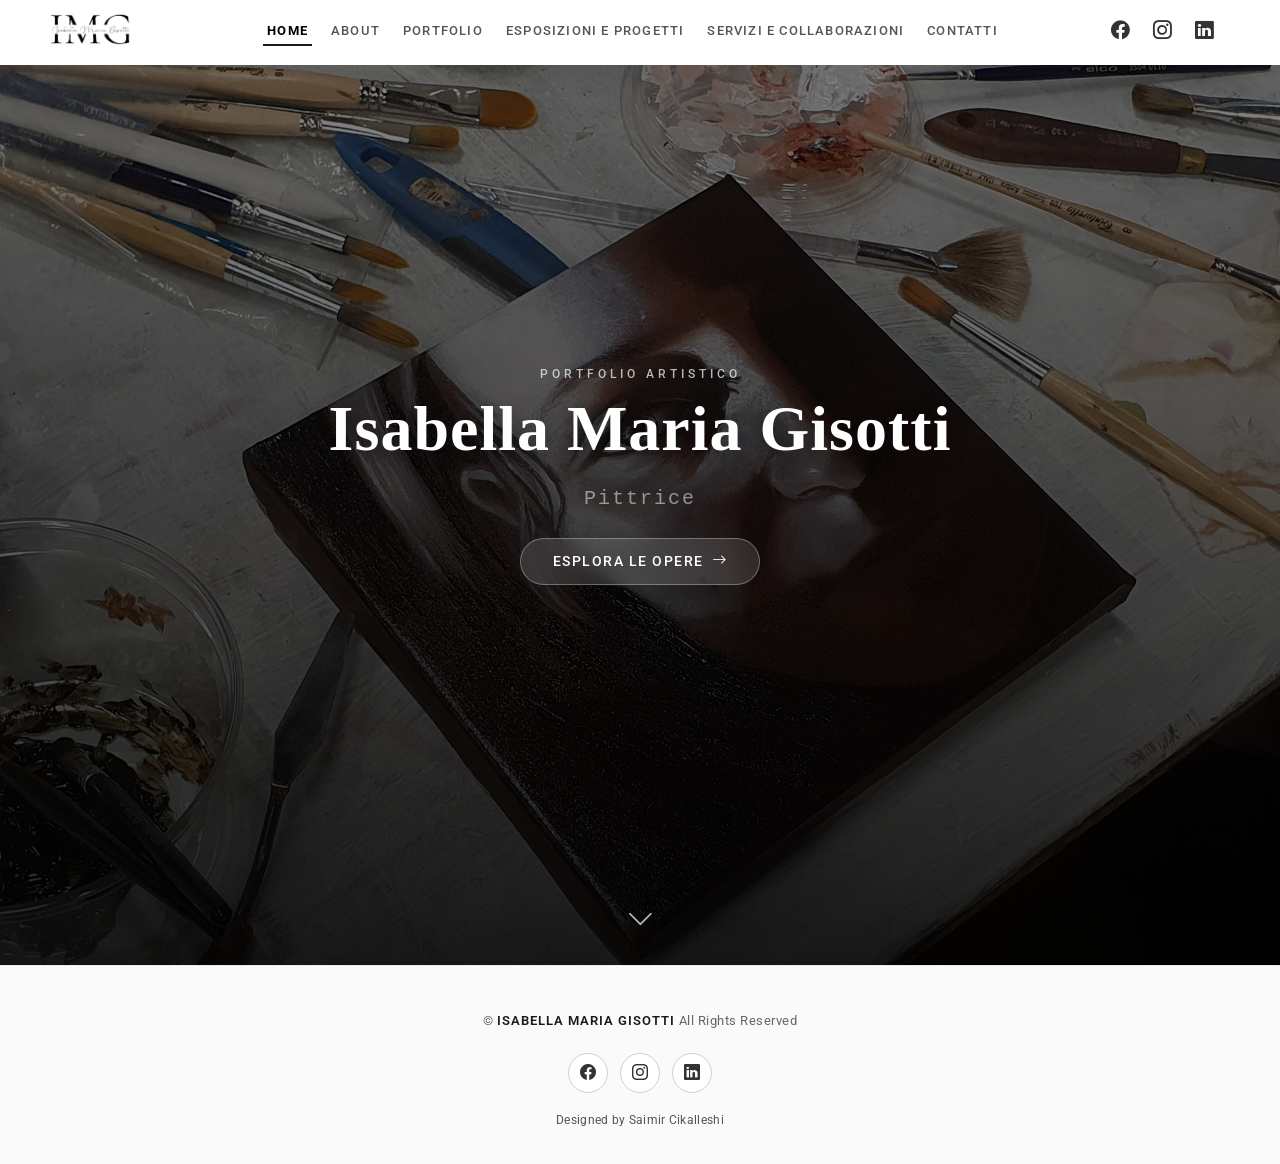
<file: index.html>
<!DOCTYPE html>
<html lang="en">

<head>
  <meta charset="utf-8">
  <meta content="width=device-width, initial-scale=1.0" name="viewport">
  <title>Isabella Maria Gisotti</title>
  <meta name="description" content="">
  <meta name="keywords" content="">
  
  <!-- Favicons -->
  <link href="assets/img/favicon_new_.png" rel="icon">
  <link href="assets/img/apple-touch-icon_new_.png" rel="apple-touch-icon">
  
  <!-- Fonts -->
  <link href="https://fonts.googleapis.com" rel="preconnect">
  <link href="https://fonts.gstatic.com" rel="preconnect" crossorigin>
  <link href="https://fonts.googleapis.com/css2?family=Roboto:ital,wght@0,100;0,300;0,400;0,500;0,700;0,900;1,100;1,300;1,400;1,500;1,700;1,900&family=Poppins:ital,wght@0,100;0,200;0,300;0,400;0,500;0,600;0,700;0,800;0,900;1,100;1,200;1,300;1,400;1,500;1,600;1,700;1,800;1,900&family=Raleway:ital,wght@0,100;0,200;0,300;0,400;0,500;0,600;0,700;0,800;0,900;1,100;1,200;1,300;1,400;1,500;1,600;1,700;1,800;1,900&display=swap" rel="stylesheet">
  
  <!-- Vendor CSS Files -->
  <link href="assets/vendor/bootstrap/css/bootstrap.min.css" rel="stylesheet">
  <link href="assets/vendor/bootstrap-icons/bootstrap-icons.css" rel="stylesheet">
  <link href="assets/vendor/aos/aos.css" rel="stylesheet">
  <link href="assets/vendor/swiper/swiper-bundle.min.css" rel="stylesheet">
  <link href="assets/vendor/glightbox/css/glightbox.min.css" rel="stylesheet">
  
  
  <link href="assets/css/main.css" rel="stylesheet"> 
  
</head>

<body class="index-page">
  
  <header id="header" class="header d-flex align-items-center light-background sticky-top custom-navbar">
    <div class="container-fluid position-relative d-flex align-items-center justify-content-between px-3 px-md-5">
      
      <!-- COLONNA SINISTRA: Logo + Nome -->
      <div class="nav-col-left d-flex align-items-center">
        <a href="index.html" class="logo d-flex align-items-center text-decoration-none gap-2">
          <img src="./assets/img/logo.png" alt="Logo Isabella Maria Gisotti" width="50" height="50" class="brand-logo">
        </a>
      </div>
      
       <!-- COLONNA CENTRALE: Menu di Navigazione -->
        <nav id="navmenu" class="navmenu nav-col-center">
            <ul>
                <li><a href="index.html" class="active">Home</a></li>
                <li><a href="about.html">About</a></li>
                <li><a href="portfolio.html">Portfolio</a></li>
                <li><a href="resume.html">Esposizioni e Progetti</a></li>
                <li><a href="services.html">Servizi e Collaborazioni</a></li>
                <li><a href="contact.html">Contatti</a></li>
            </ul>
            <i class="mobile-nav-toggle d-xl-none bi bi-list"></i>
        </nav>
      
      <!-- COLONNA DESTRA: Social Links -->
      <div class="nav-col-right header-social-links d-none d-md-flex align-items-center justify-content-end gap-3">
        <a href="https://www.facebook.com/isabellamaria.gisotti" target="_blank" title="Facebook" class="social-clean"><i class="bi bi-facebook"></i></a>
        <a href="https://www.instagram.com/___img___/" target="_blank" title="Instagram" class="social-clean"><i class="bi bi-instagram"></i></a>
        <a href="https://www.linkedin.com/in/isabella-maria-gisotti-5aaa6219a/" target="_blank" title="LinkedIn" class="social-clean"><i class="bi bi-linkedin"></i></a>
      </div>
      
    </div>
  </header>
  
  
  
  <main class="main">
    
    <!-- Hero Section Modernizzata -->
    <section id="hero" class="hero section position-relative d-flex align-items-center justify-content-center min-vh-100 overflow-hidden">
      
      <!-- Immagine di sfondo con Overlay -->
      <img src="assets/img/foto home.jpeg" alt="Isabella Maria Gisotti - Opere" class="hero-bg-img" data-aos="fade-in">
      <div class="hero-overlay"></div>
      
      <!-- Contenuto Principale -->
      <div class="container text-center position-relative z-2" data-aos="zoom-out" data-aos-delay="100">
        <div class="row justify-content-center">
          <div class="col-lg-9 col-xl-8">
            
            <!-- Tagline o Categoria -->
            <span class="hero-subtitle text-uppercase tracking-widest d-block mb-2">Portfolio Artistico</span>
            
            <!-- Titolo Principale -->
            <h1 class="hero-title text-white fw-bold display-3 mb-3">Isabella Maria Gisotti</h1>
            
            <!-- Ruolo / Descrizione Breve -->
            <p class="hero-tagline text-white-50 fs-5 mb-4 font-monospace">Pittrice</p>
            
            <!-- Pulsante Call to Action -->
            <div class="d-flex justify-content-center gap-3">
              <a href="portfolio.html" class="btn-hero-primary">
                Esplora le Opere <i class="bi bi-arrow-right ms-2"></i>
              </a>
            </div>
            
          </div>
        </div>
      </div>
      
      <!-- Indicatore di Scroll Minimale -->
      <a href="#about" class="hero-scroll-down text-white position-absolute bottom-0 mb-4 text-decoration-none z-2" aria-label="Scorri giù">
        <i class="bi bi-chevron-down fs-3"></i>
      </a>
      
    </section><!-- /Hero Section -->
    
  </main>
  
  <footer id="footer" class="footer">
    <div class="container">
      
      <!-- Copyright -->
      <div class="copyright text-center">
        <p>© <strong class="sitename">Isabella Maria Gisotti</strong> <span>All Rights Reserved</span></p>
      </div>
      
      <!-- Social Links Centrati -->
      <div class="social-links d-flex justify-content-center">
        <a href="https://www.facebook.com/isabellamaria.gisotti" target="_blank" title="Facebook"><i class="bi bi-facebook"></i></a>
        <a href="https://www.instagram.com/___img___/" target="_blank" title="Instagram"><i class="bi bi-instagram"></i></a>
        <a href="https://www.linkedin.com/in/isabella-maria-gisotti-5aaa6219a/" target="_blank" title="LinkedIn"><i class="bi bi-linkedin"></i></a>
      </div>
      
      <!-- Credits -->
      <div class="credits text-center">
        <a href="https://www.linkedin.com/in/saimircika/" target="_blank">Designed by Saimir Cikalleshi</a>
      </div>
      
    </div>
  </footer>
  
  <!-- Scroll Top -->
  <a href="#" id="scroll-top" class="scroll-top d-flex align-items-center justify-content-center"><i class="bi bi-arrow-up-short"></i></a>
  
  <!-- Preloader -->
  <div id="preloader"></div>
  
  <!-- Vendor JS Files -->
  <script src="assets/vendor/bootstrap/js/bootstrap.bundle.min.js"></script>
  <script src="assets/vendor/php-email-form/validate.js"></script>
  <script src="assets/vendor/aos/aos.js"></script>
  <script src="assets/vendor/waypoints/noframework.waypoints.js"></script>
  <script src="assets/vendor/purecounter/purecounter_vanilla.js"></script>
  <script src="assets/vendor/swiper/swiper-bundle.min.js"></script>
  <script src="assets/vendor/glightbox/js/glightbox.min.js"></script>
  <script src="assets/vendor/imagesloaded/imagesloaded.pkgd.min.js"></script>
  <script src="assets/vendor/isotope-layout/isotope.pkgd.min.js"></script>
  
  <!-- Main JS File -->
  <script src="assets/js/main.js"></script>
  
</body>

</html>
</file>
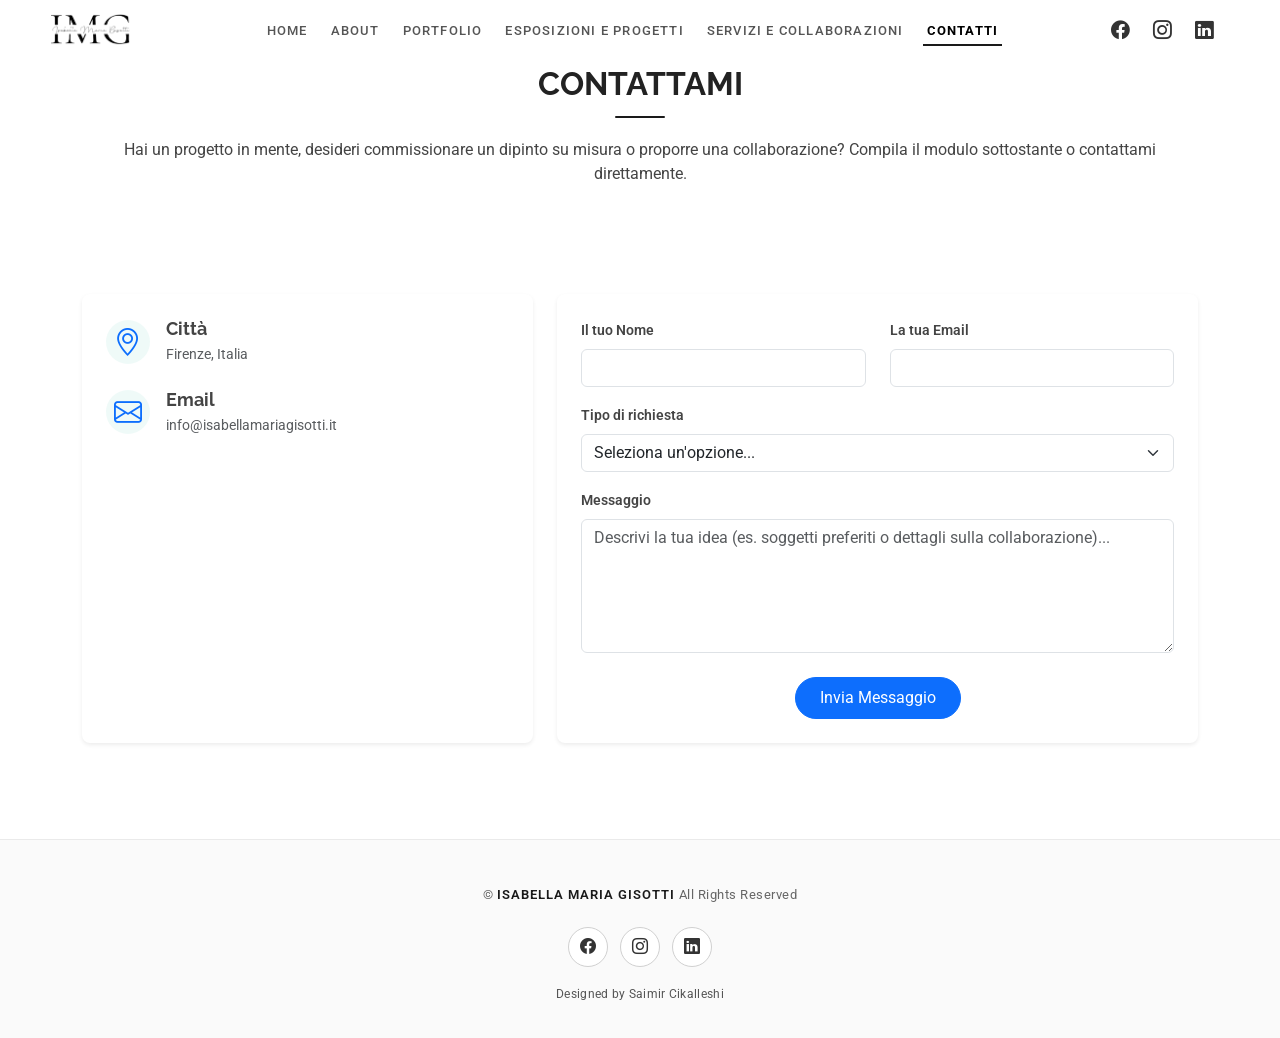
<file: contact.html>
<!DOCTYPE html>
<html lang="en">

<head>
  <meta charset="utf-8">
  <meta content="width=device-width, initial-scale=1.0" name="viewport">
  <title>Contatti - Isabella Maria Gisotti</title>
  <meta name="description" content="">
  <meta name="keywords" content="">

  <!-- Favicons -->
  <link href="assets/img/favicon_new_.png" rel="icon">
  <link href="assets/img/apple-touch-icon_new_.png" rel="apple-touch-icon">
  
  <!-- Fonts -->
  <link href="https://fonts.googleapis.com" rel="preconnect">
  <link href="https://fonts.gstatic.com" rel="preconnect" crossorigin>
  <link href="https://fonts.googleapis.com/css2?family=Roboto:ital,wght@0,100;0,300;0,400;0,500;0,700;0,900;1,100;1,300;1,400;1,500;1,700;1,900&family=Poppins:ital,wght@0,100;0,200;0,300;0,400;0,500;0,600;0,700;0,800;0,900;1,100;1,200;1,300;1,400;1,500;1,600;1,700;1,800;1,900&family=Raleway:ital,wght@0,100;0,200;0,300;0,400;0,500;0,600;0,700;0,800;0,900;1,100;1,200;1,300;1,400;1,500;1,600;1,700;1,800;1,900&display=swap" rel="stylesheet">

  <!-- Vendor CSS Files -->
  <link href="assets/vendor/bootstrap/css/bootstrap.min.css" rel="stylesheet">
  <link href="assets/vendor/bootstrap-icons/bootstrap-icons.css" rel="stylesheet">
  <link href="assets/vendor/aos/aos.css" rel="stylesheet">
  <link href="assets/vendor/swiper/swiper-bundle.min.css" rel="stylesheet">
  <link href="assets/vendor/glightbox/css/glightbox.min.css" rel="stylesheet">

  <!-- Main CSS File -->
  <link href="assets/css/main.css" rel="stylesheet">

</head>

<body class="contact-page">

   <header id="header" class="header d-flex align-items-center light-background sticky-top custom-navbar">
    <div class="container-fluid position-relative d-flex align-items-center justify-content-between px-3 px-md-5">
      
      <!-- COLONNA SINISTRA: Logo + Nome -->
      <div class="nav-col-left d-flex align-items-center">
        <a href="index.html" class="logo d-flex align-items-center text-decoration-none gap-2">
          <img src="./assets/img/logo.png" alt="Logo Isabella Maria Gisotti" width="50" height="50" class="brand-logo">
        </a>
      </div>
      
      <!-- COLONNA CENTRALE: Menu di Navigazione -->
        <nav id="navmenu" class="navmenu nav-col-center">
            <ul>
                <li><a href="index.html">Home</a></li>
                <li><a href="about.html">About</a></li>
                <li><a href="portfolio.html" >Portfolio</a></li>
                <li><a href="resume.html">Esposizioni e Progetti</a></li>
                <li><a href="services.html">Servizi e Collaborazioni</a></li>
                <li><a href="contact.html" class="active">Contatti</a></li>
            </ul>
            <i class="mobile-nav-toggle d-xl-none bi bi-list"></i>
        </nav>
      
      <!-- COLONNA DESTRA: Social Links -->
      <div class="nav-col-right header-social-links d-none d-md-flex align-items-center justify-content-end gap-3">
        <a href="https://www.facebook.com/isabellamaria.gisotti" target="_blank" title="Facebook" class="social-clean"><i class="bi bi-facebook"></i></a>
        <a href="https://www.instagram.com/___img___/" target="_blank" title="Instagram" class="social-clean"><i class="bi bi-instagram"></i></a>
        <a href="https://www.linkedin.com/in/isabella-maria-gisotti-5aaa6219a/" target="_blank" title="LinkedIn" class="social-clean"><i class="bi bi-linkedin"></i></a>
      </div>
      
    </div>
  </header>

    <main class="main">

      <!-- Contact Section -->
        <section id="contact" class="contact section py-5 mb-5">

          <!-- Section Title -->
          <div class="container section-title text-center mb-5" data-aos="fade-up">
            <h2 class="text-uppercase fw-bold">Contattami</h2>
            <p>Hai un progetto in mente, desideri commissionare un dipinto su misura o proporre una collaborazione? Compila il modulo sottostante o contattami direttamente.</p>
          </div><!-- End Section Title -->

          <div class="container" data-aos="fade-up" data-aos-delay="100">

            <div class="row gy-4 align-items-stretch">

              <!-- Colonna Sinistra: Informazioni e Mappa -->
              <div class="col-lg-5">
                <div class="info-wrap h-100 p-4 bg-white rounded-3 shadow-sm d-flex flex-column justify-content-between">
                  <div>
                    <div class="info-item d-flex align-items-center mb-4" data-aos="fade-up" data-aos-delay="200">
                      <i class="bi bi-geo-alt flex-shrink-0 fs-3 text-primary me-3"></i>
                      <div>
                        <h3 class="h6 mb-1 fw-bold">Città</h3>
                        <p class="mb-0 text-muted">Firenze, Italia</p>
                      </div>
                    </div><!-- End Info Item -->

                    <div class="info-item d-flex align-items-center mb-4" data-aos="fade-up" data-aos-delay="400">
                      <i class="bi bi-envelope flex-shrink-0 fs-3 text-primary me-3"></i>
                      <div>
                        <h3 class="h6 mb-1 fw-bold">Email</h3>
                        <p class="mb-0 text-muted">info@isabellamariagisotti.it</p>
                      </div>
                    </div><!-- End Info Item -->
                  </div>

                  <!-- Mappa flessibile per riempire lo spazio verticale -->
                  <div class="map-container flex-grow-1 mt-3" style="min-height: 220px;">
                    <iframe src="https://www.google.com/maps/embed?pb=!1m18!1m12!1m3!1d92254.83515813735!2d11.187317769968218!3d43.77993077383794!2m3!1f0!1f0!3f0!3m2!1i1024!2i768!4f13.1!3m3!1m2!1s0x132a56a680d2d6ad%3A0x93d57917efc72a03!2sFirenze%20FI!5e0!3m2!1sit!2sit!4v1711000000000!5m2!1sit!2sit" 
                            style="border:0; width: 100%; height: 100%; min-height: 220px; border-radius: 8px;" 
                            allowfullscreen="" loading="lazy" referrerpolicy="no-referrer-when-downgrade"></iframe>
                  </div>
                </div>
              </div>

              <!-- Colonna Destra: Modulo di Contatto Web3Forms -->
              <div class="col-lg-7">
                <form action="https://api.web3forms.com/submit" method="POST" class="web3forms-form h-100 p-4 bg-white rounded-3 shadow-sm d-flex flex-column justify-content-between" data-aos="fade-up" data-aos-delay="200">
                  
                  <!-- Access Key di Web3Forms -->
                  <input type="hidden" name="access_key" value="30a2b01b-604d-401e-99e1-e6954d96da6b">
                  
                  <!-- Oggetto dell'email che ti arriverà -->
                  <input type="hidden" name="subject" value="Nuovo messaggio dal sito Studio Aretè">

                  <!-- Protezione Anti-Spam (Honeypot) -->
                  <input type="checkbox" name="botcheck" class="hidden" style="display: none;">

                  <div class="row gy-3">

                    <div class="col-md-6">
                      <label for="name-field" class="form-label small fw-semibold">Il tuo Nome</label>
                      <input type="text" name="name" id="name-field" class="form-control" required="">
                    </div>

                    <div class="col-md-6">
                      <label for="email-field" class="form-label small fw-semibold">La tua Email</label>
                      <input type="email" class="form-control" name="email" id="email-field" required="">
                    </div>

                    <div class="col-md-12">
                      <label for="request-type" class="form-label small fw-semibold">Tipo di richiesta</label>
                      <select name="subject_option" id="request-type" class="form-select" required="">
                        <option value="" disabled selected>Seleziona un'opzione...</option>
                        <option value="Richiesta dipinto su commissione">Richiesta dipinto su commissione</option>
                        <option value="Proposta di collaborazione">Proposta di collaborazione</option>
                        <option value="Informazioni e disponibilità opere">Informazioni e disponibilità opere</option>
                        <option value="Conferenza">Conferenza</option>
                        <option value="Workshop">Workshop</option>
                        <option value="Altro">Altro</option>
                      </select>
                    </div>

                    <div class="col-md-12">
                      <label for="message-field" class="form-label small fw-semibold">Messaggio</label>
                      <textarea class="form-control" name="message" rows="5" id="message-field" placeholder="Descrivi la tua idea (es. soggetti preferiti o dettagli sulla collaborazione)..." required=""></textarea>
                    </div>

                    <div class="col-md-12 text-center pt-2">
                      <div class="loading" style="display: none;">Invio in corso...</div>
                      <div class="error-message text-danger mb-2" style="display: none;"></div>
                      <div class="sent-message text-success mb-2" style="display: none;">Il tuo messaggio è stato inviato! Ti risponderò al più presto.</div>

                      <button type="submit" class="btn btn-primary rounded-pill px-4 py-2">Invia Messaggio</button>
                    </div>

                  </div>
                </form>
              </div><!-- End Contact Form -->

            </div>

          </div>

        </section><!-- /Contact Section -->
    </main>

 <footer id="footer" class="footer">
    <div class="container">
      
      <!-- Copyright -->
      <div class="copyright text-center">
        <p>© <strong class="sitename">Isabella Maria Gisotti</strong> <span>All Rights Reserved</span></p>
      </div>
      
      <!-- Social Links Centrati -->
      <div class="social-links d-flex justify-content-center">
        <a href="https://www.facebook.com/isabellamaria.gisotti" target="_blank" title="Facebook"><i class="bi bi-facebook"></i></a>
        <a href="https://www.instagram.com/___img___/" target="_blank" title="Instagram"><i class="bi bi-instagram"></i></a>
        <a href="https://www.linkedin.com/in/isabella-maria-gisotti-5aaa6219a/" target="_blank" title="LinkedIn"><i class="bi bi-linkedin"></i></a>
      </div>
      
      <!-- Credits -->
      <div class="credits text-center">
        <a href="https://www.linkedin.com/in/saimircika/" target="_blank">Designed by Saimir Cikalleshi</a>
      </div>
      
    </div>
  </footer>

  <!-- Scroll Top -->
  <a href="#" id="scroll-top" class="scroll-top d-flex align-items-center justify-content-center"><i class="bi bi-arrow-up-short"></i></a>

  <!-- Preloader -->
  <div id="preloader"></div>

  <!-- Vendor JS Files -->
  <script src="assets/vendor/bootstrap/js/bootstrap.bundle.min.js"></script>
  <script src="assets/vendor/php-email-form/validate.js"></script>
  <script src="assets/vendor/aos/aos.js"></script>
  <script src="assets/vendor/waypoints/noframework.waypoints.js"></script>
  <script src="assets/vendor/purecounter/purecounter_vanilla.js"></script>
  <script src="assets/vendor/swiper/swiper-bundle.min.js"></script>
  <script src="assets/vendor/glightbox/js/glightbox.min.js"></script>
  <script src="assets/vendor/imagesloaded/imagesloaded.pkgd.min.js"></script>
  <script src="assets/vendor/isotope-layout/isotope.pkgd.min.js"></script>

  <!-- Main JS File -->
  <script src="assets/js/main.js"></script>

</body>

</html>
</file>
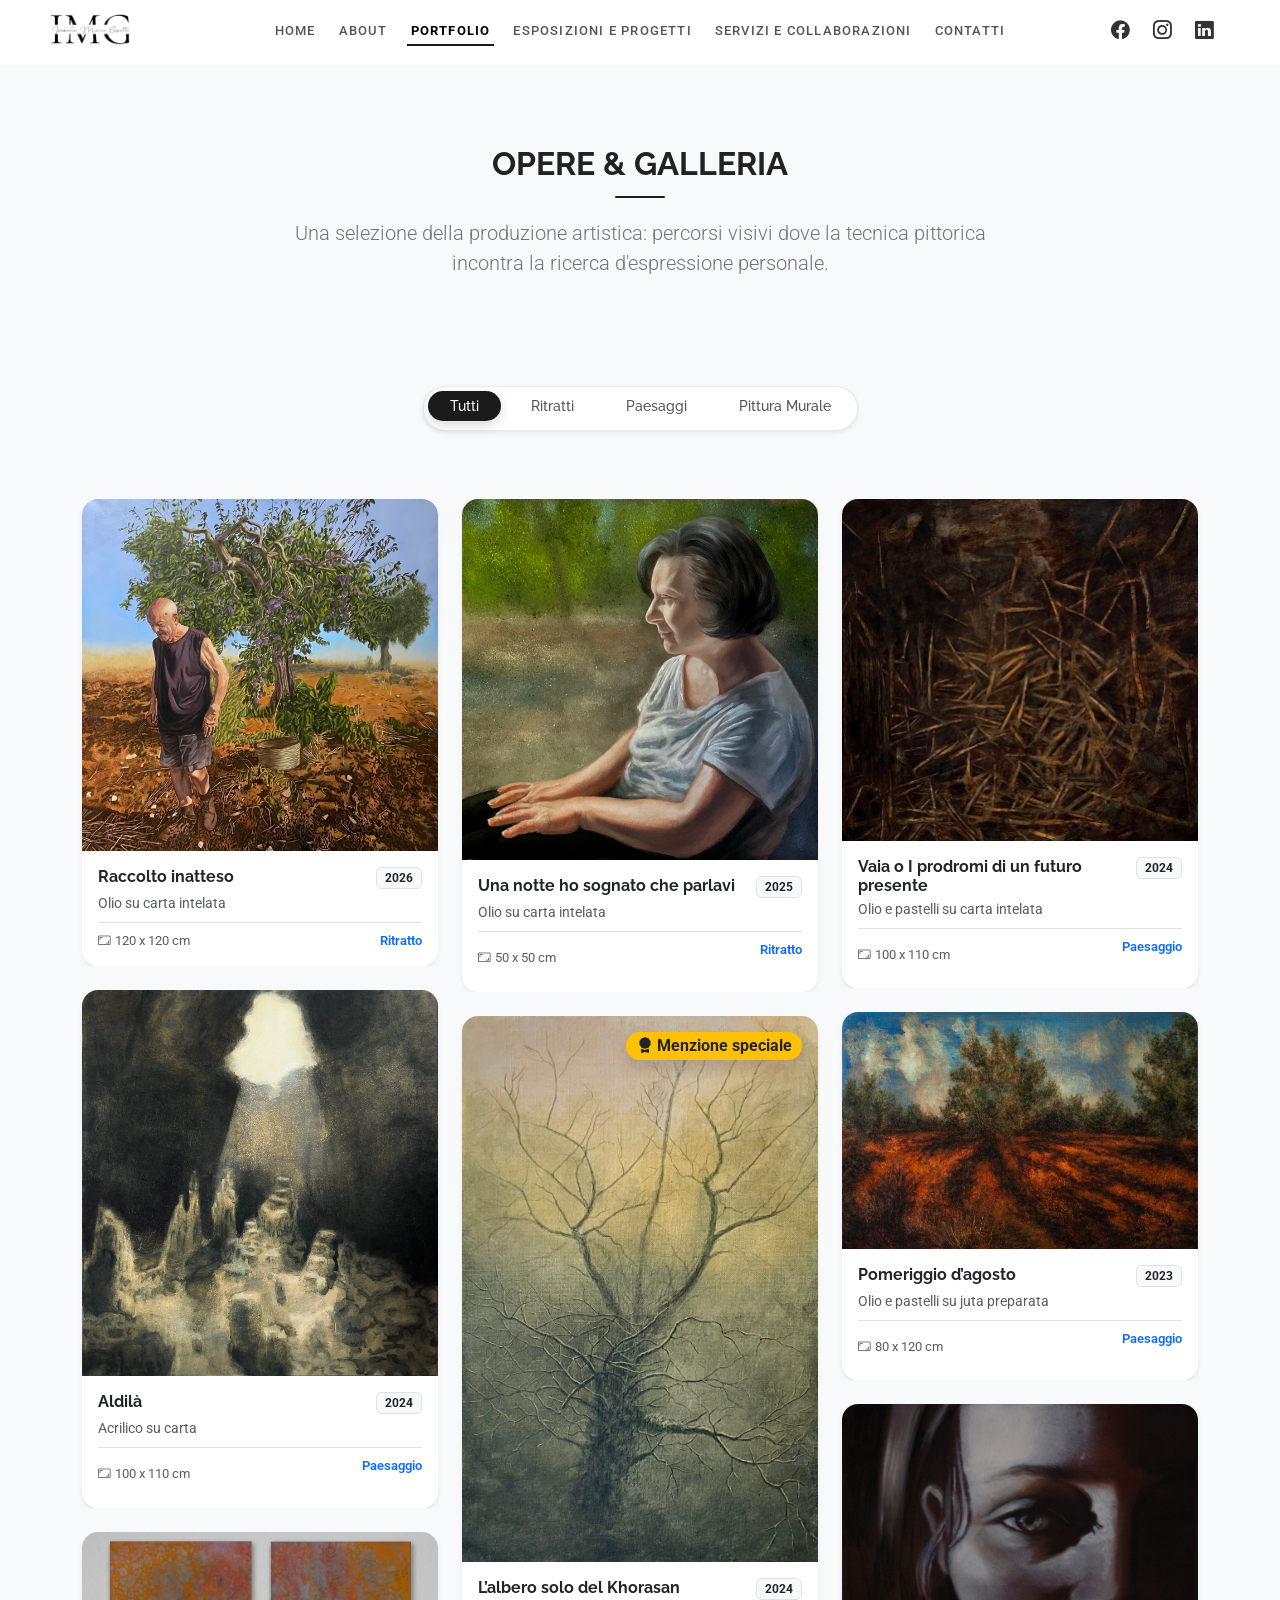
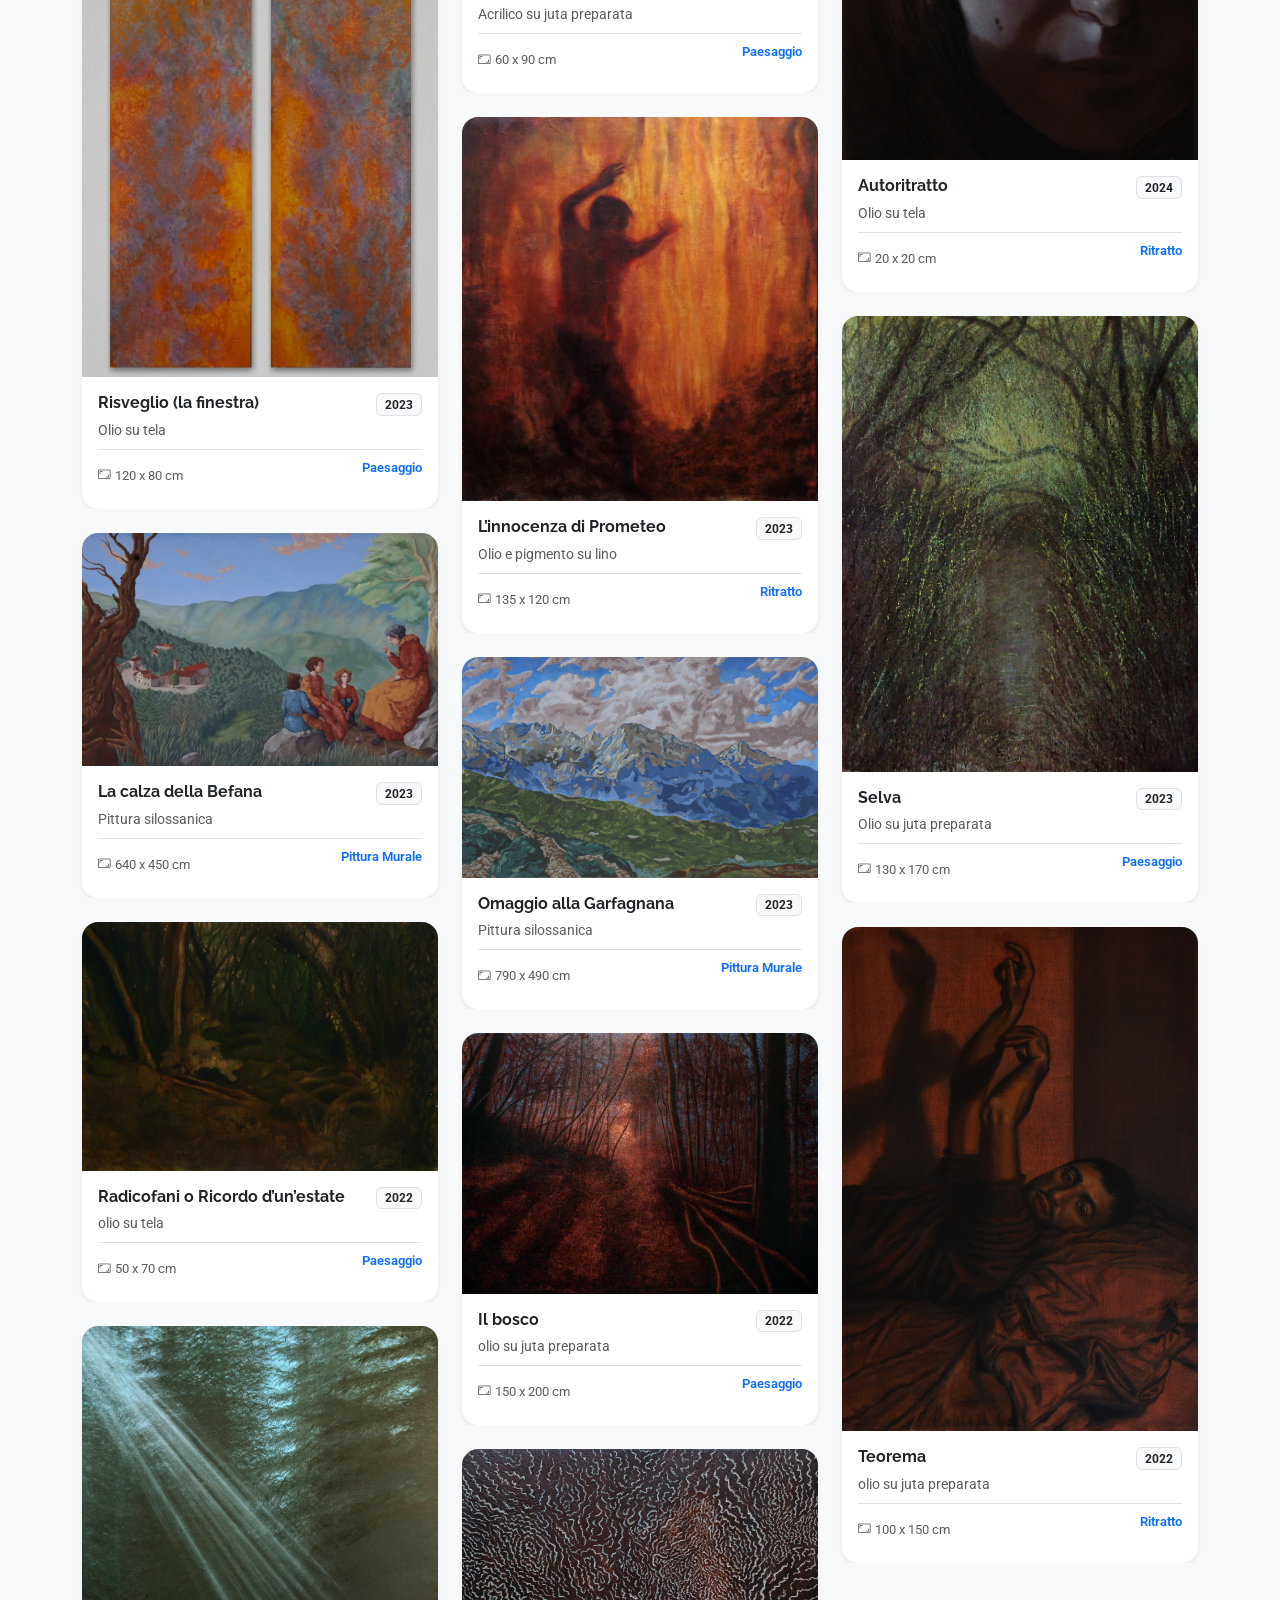
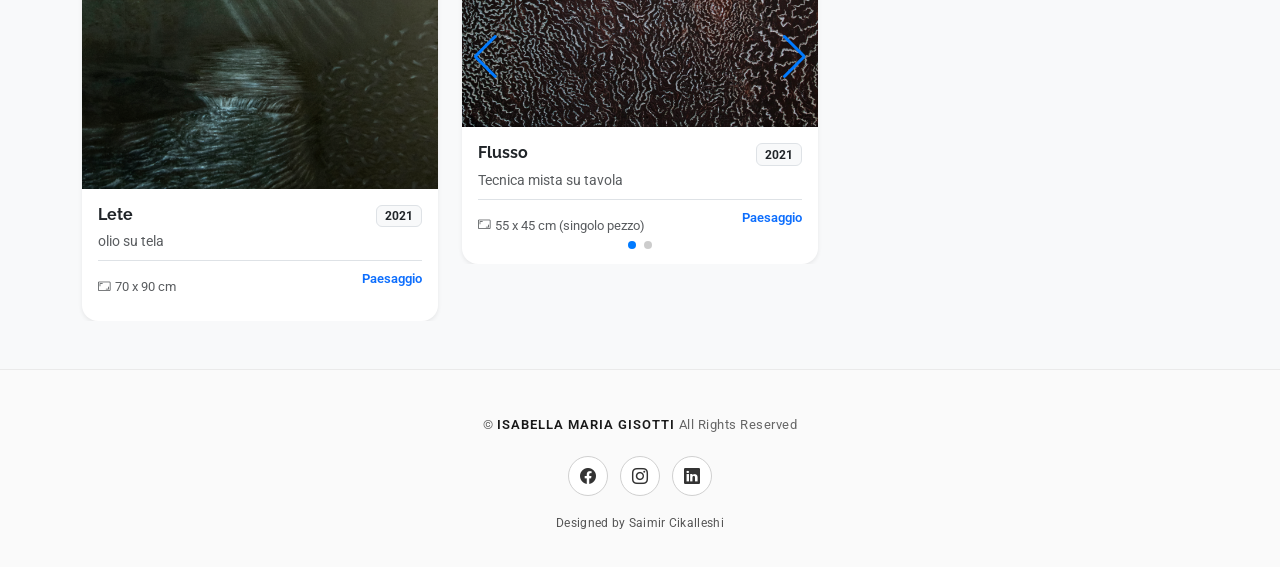
<file: portfolio.html>
<!DOCTYPE html>
<html lang="en">

<head>
  <meta charset="utf-8">
  <meta content="width=device-width, initial-scale=1.0" name="viewport">
  <title>Portfolio - Isabella Maria Gisotti</title>
  <meta name="description" content="">
  <meta name="keywords" content="">
  
  <!-- Favicons -->
  <link href="assets/img/favicon_new_.png" rel="icon">
  <link href="assets/img/apple-touch-icon_new_.png" rel="apple-touch-icon">
  
  <!-- Fonts -->
  <link href="https://fonts.googleapis.com" rel="preconnect">
  <link href="https://fonts.gstatic.com" rel="preconnect" crossorigin>
  <link href="https://fonts.googleapis.com/css2?family=Roboto:ital,wght@0,100;0,300;0,400;0,500;0,700;0,900;1,100;1,300;1,400;1,500;1,700;1,900&family=Poppins:ital,wght@0,100;0,200;0,300;0,400;0,500;0,600;0,700;0,800;0,900;1,100;1,200;1,300;1,400;1,500;1,600;1,700;1,800;1,900&family=Raleway:ital,wght@0,100;0,200;0,300;0,400;0,500;0,600;0,700;0,800;0,900;1,100;1,200;1,300;1,400;1,500;1,600;1,700;1,800;1,900&display=swap" rel="stylesheet">
  
  <!-- Vendor CSS Files -->
  <link href="assets/vendor/bootstrap/css/bootstrap.min.css" rel="stylesheet">
  <link href="assets/vendor/bootstrap-icons/bootstrap-icons.css" rel="stylesheet">
  <link href="assets/vendor/aos/aos.css" rel="stylesheet">
  <link href="assets/vendor/swiper/swiper-bundle.min.css" rel="stylesheet">
  <link href="assets/vendor/glightbox/css/glightbox.min.css" rel="stylesheet">
  
  <!-- Main CSS File -->
  <link href="assets/css/main.css" rel="stylesheet">
  
</head>
<body class="index-page">
  <header id="header" class="header d-flex align-items-center light-background sticky-top custom-navbar">
    <div class="container-fluid position-relative d-flex align-items-center justify-content-between px-3 px-md-5">
                
                <!-- COLONNA SINISTRA: Logo + Nome -->
      <div class="nav-col-left d-flex align-items-center">
        <a href="index.html" class="logo d-flex align-items-center text-decoration-none gap-2">
            <img src="./assets/img/logo.png" alt="Logo Isabella Maria Gisotti" width="40" height="40" class="brand-logo">
        </a>
      </div>
                
        
      <!-- COLONNA CENTRALE: Menu di Navigazione -->
        <nav id="navmenu" class="navmenu nav-col-center">
            <ul>
                <li><a href="index.html">Home</a></li>
                <li><a href="about.html">About</a></li>
                <li><a href="portfolio.html" class="active">Portfolio</a></li>
                <li><a href="resume.html">Esposizioni e Progetti</a></li>
                <li><a href="services.html">Servizi e Collaborazioni</a></li>
                <li><a href="contact.html">Contatti</a></li>
            </ul>
            <i class="mobile-nav-toggle d-xl-none bi bi-list"></i>
        </nav>
                
        <!-- COLONNA DESTRA: Social Links (Desktop) + Toggle Menu (Mobile) -->
      <div class="nav-col-right d-flex align-items-center justify-content-end gap-3">
        <!-- Social visibili solo su desktop -->
          <div class="header-social-links d-none d-xl-flex align-items-center gap-3">
            <a href="https://www.facebook.com/isabellamaria.gisotti" target="_blank" title="Facebook" class="social-clean"><i class="bi bi-facebook"></i></a>
            <a href="https://www.instagram.com/___img___/" target="_blank" title="Instagram" class="social-clean"><i class="bi bi-instagram"></i></a>
            <a href="https://www.linkedin.com/in/isabella-maria-gisotti-5aaa6219a/" target="_blank" title="LinkedIn" class="social-clean"><i class="bi bi-linkedin"></i></a>
          </div>
      </div>
                
    </div>
  </header>
            
  <main class="main">             
    <!-- Portfolio Section -->
    <section id="portfolio" class="portfolio section py-5 bg-light">
                
                <!-- Section Title -->
                <div class="container section-title text-center mb-5" data-aos="fade-up">
                  <h2 class="display-5 fw-bold text-uppercase tracking-wider">Opere & Galleria</h2>
                 
                  <!-- <div class="mx-auto bg-dark rounded my-3" style="width: 50px; height: 3px;"></div> -->
                  <p class="lead text-secondary col-lg-8 mx-auto">
                    Una selezione della produzione artistica: percorsi visivi dove la tecnica pittorica incontra la ricerca d'espressione personale.
                  </p>
                </div><!-- End Section Title -->
                
                <div class="container">
                  
                  <div class="isotope-layout" data-default-filter="*" data-layout="masonry" data-sort="original-order">
                    
                    <!-- Filtri Portfolio Moderni e Minimali -->
                    <div class="d-flex justify-content-center mb-5" data-aos="fade-up" data-aos-delay="100">
                      <ul class="portfolio-filters isotope-filters list-unstyled d-inline-flex flex-wrap gap-2 p-1 bg-white rounded-pill shadow-sm border">
                        <li data-filter="*" class="filter-active">Tutti</li>
                        <li data-filter=".filter-ritratti">Ritratti</li>
                        <li data-filter=".filter-paesaggi">Paesaggi</li>
                        <li data-filter=".filter-murale">Pittura Murale</li>
                      </ul>
                    </div>
                    
                    <div class="row gy-4 isotope-container" data-aos="fade-up" data-aos-delay="200">
                      
                      <!-- Opera 1 -->
                          <div class="col-lg-4 col-md-6 portfolio-item isotope-item filter-ritratti">
                            <div class="portfolio-card shadow-sm rounded-4 overflow-hidden bg-white">
                              <a href="assets/img/masonry-portfolio/nonno.jpg" 
                                class="glightbox portfolio-img-link d-block position-relative overflow-hidden " 
                                data-gallery="portfolio-gallery" 
                                title ="Raccolto inatteso - Olio su carta intelata, 2026 (120 x 120 cm)">
                                
                                <!-- BADGE PREMIO (Angolo in alto a destra) 
                                <span class="position-absolute top-0 end-0 m-3 badge rounded-pill bg-warning text-dark shadow d-flex align-items-center gap-1 fs-6" style="z-index: 3;">
                                  <i class="bi bi-award-fill"></i> Opera Premiata
                                </span>-->

                                <img src="assets/img/masonry-portfolio/nonno.jpg" class="img-fluid w-100 portfolio-img" alt="Raccolto inatteso">
                                <div class="portfolio-overlay d-flex align-items-center justify-content-center">
                                  <i class="bi bi-zoom-in text-white fs-2"></i>
                                </div>
                              </a>
                              <div class="p-3">
                                <div class="d-flex justify-content-between align-items-start mb-1">
                                  <h5 class="fw-bold text-dark mb-0 fs-6" >Raccolto inatteso</h5>
                                  <span class="badge bg-light text-dark border ms-2">2026</span>
                                </div>
                                <p class="text-muted small mb-2" >Olio su carta intelata</p>
                                <div class="pt-2 border-top d-flex justify-content-between align-items-center">
                                  <span class="text-muted extra-small"><i class="bi bi-aspect-ratio me-1"></i>120 x 120 cm</span>
                                  <p class="text-primary text-decoration-none extra-small fw-semibold mb-0">
                                    Ritratto 
                                  </p>
                                </div>
                              </div>
                            </div>
                          </div><!-- Fine Opera 1 -->
                    
                    <!-- Opera 2 -->
                    <div class="col-lg-4 col-md-6 portfolio-item isotope-item filter-ritratti">
                      <div class="portfolio-card shadow-sm rounded-4 overflow-hidden bg-white">
                        <a href="assets/img/masonry-portfolio/Mamma.jpeg" 
                        class="glightbox portfolio-img-link d-block position-relative overflow-hidden" 
                        data-gallery="portfolio-gallery" 
                        title="Una notte ho sognato che parlavi - Olio su carta intelata, 2025 (50 x 50 cm)">
                        <img src="assets/img/masonry-portfolio/Mamma.jpeg" class="img-fluid w-100 portfolio-img" alt="Una notte ho sognato che parlavi">
                        <div class="portfolio-overlay d-flex align-items-center justify-content-center">
                          <i class="bi bi-zoom-in text-white fs-2"></i>
                        </div>
                      </a>
                      <div class="p-3">
                        <div class="d-flex justify-content-between align-items-start mb-1">
                          <h5 class="fw-bold text-dark mb-0 fs-6">Una notte ho sognato che parlavi</h5>
                          <span class="badge bg-light text-dark border ms-2">2025</span>
                        </div>
                        <p class="text-muted small mb-2">Olio su carta intelata</p>
                        <div class="pt-2 border-top d-flex justify-content-between align-items-center">
                          <span class="text-muted extra-small"><i class="bi bi-aspect-ratio me-1"></i>50 x 50 cm</span>
                          <p class="text-primary text-decoration-none extra-small fw-semibold">
                            Ritratto 
                          </p>
                        </div>
                      </div>
                    </div>
                  </div><!-- Fine Opera 2 -->
                  
                  <!-- Opera 3 -->
                  <div class="col-lg-4 col-md-6 portfolio-item isotope-item filter-paesaggi">
                    <div class="portfolio-card shadow-sm rounded-4 overflow-hidden bg-white">
                      <a href="assets/img/masonry-portfolio/vaia.JPG" 
                      class="glightbox portfolio-img-link d-block position-relative overflow-hidden" 
                      data-gallery="portfolio-gallery" 
                      title="Vaia o I prodromi di un futuro presente - Olio e pastelli su carta intelata, 2024 (100 x 110 cm)">
                      <img src="assets/img/masonry-portfolio/vaia.JPG" class="img-fluid w-100 portfolio-img" alt="Vaia o I prodromi di un futuro presente">
                      <div class="portfolio-overlay d-flex align-items-center justify-content-center">
                        <i class="bi bi-zoom-in text-white fs-2"></i>
                      </div>
                    </a>
                    <div class="p-3">
                      <div class="d-flex justify-content-between align-items-start mb-1">
                        <h5 class="fw-bold text-dark mb-0 fs-6">Vaia o I prodromi di un futuro presente</h5>
                        <span class="badge bg-light text-dark border ms-2">2024</span>
                      </div>
                      <p class="text-muted small mb-2">Olio e pastelli su carta intelata</p>
                      <div class="pt-2 border-top d-flex justify-content-between align-items-center">
                        <span class="text-muted extra-small"><i class="bi bi-aspect-ratio me-1"></i>100 x 110 cm</span>
                        <p class="text-primary text-decoration-none extra-small fw-semibold">
                          Paesaggio 
                        </p>
                      </div>
                    </div>
                  </div>
                </div><!-- Fine Opera 3 -->

                 <!-- Opera 4 -->
                  <div class="col-lg-4 col-md-6 portfolio-item isotope-item filter-paesaggi">
                    <div class="portfolio-card shadow-sm rounded-4 overflow-hidden bg-white">
                      <a href="assets/img/masonry-portfolio/aldila.jpg" 
                      class="glightbox portfolio-img-link d-block position-relative overflow-hidden" 
                      data-gallery="portfolio-gallery" 
                      title="Aldilà - Acrilico su carta, 2024 (100 x 110 cm)">
                      <img src="assets/img/masonry-portfolio/aldila.jpg" class="img-fluid w-100 portfolio-img" alt="Aldilà">
                      <div class="portfolio-overlay d-flex align-items-center justify-content-center">
                        <i class="bi bi-zoom-in text-white fs-2"></i>
                      </div>
                    </a>
                    <div class="p-3">
                      <div class="d-flex justify-content-between align-items-start mb-1">
                        <h5 class="fw-bold text-dark mb-0 fs-6">Aldilà</h5>
                        <span class="badge bg-light text-dark border ms-2">2024</span>
                      </div>
                      <p class="text-muted small mb-2">Acrilico su carta</p>
                      <div class="pt-2 border-top d-flex justify-content-between align-items-center">
                        <span class="text-muted extra-small"><i class="bi bi-aspect-ratio me-1"></i>100 x 110 cm</span>
                        <p class="text-primary text-decoration-none extra-small fw-semibold">
                          Paesaggio 
                        </p>
                      </div>
                    </div>
                  </div>
                </div><!-- Fine Opera 4 -->
                
                <!-- Opera 5 -->
                <div class="col-lg-4 col-md-6 portfolio-item isotope-item filter-paesaggi">
                  <div class="portfolio-card shadow-sm rounded-4 overflow-hidden bg-white">
                    <a href="assets/img/masonry-portfolio/pomeriggiod'estate_menoverde.png" 
                    class="glightbox portfolio-img-link d-block position-relative overflow-hidden" 
                    data-gallery="portfolio-gallery" 
                    title="Pomeriggio d’agosto - Olio e pastelli su juta preparata, 2023 (80 x 120 cm)">
                    <img src="assets/img/masonry-portfolio/pomeriggiod'estate_menoverde.png" class="img-fluid w-100 portfolio-img" alt="Pomeriggio d’agosto">
                    <div class="portfolio-overlay d-flex align-items-center justify-content-center">
                      <i class="bi bi-zoom-in text-white fs-2"></i>
                    </div>
                  </a>
                  <div class="p-3">
                    <div class="d-flex justify-content-between align-items-start mb-1">
                      <h5 class="fw-bold text-dark mb-0 fs-6">Pomeriggio d’agosto</h5>
                      <span class="badge bg-light text-dark border ms-2">2023</span>
                    </div>
                    <p class="text-muted small mb-2">Olio e pastelli su juta preparata</p>
                    <div class="pt-2 border-top d-flex justify-content-between align-items-center">
                      <span class="text-muted extra-small"><i class="bi bi-aspect-ratio me-1"></i>80 x 120 cm</span>
                      <p class="text-primary text-decoration-none extra-small fw-semibold">
                        Paesaggio 
                      </p>
                    </div>
                  </div>
                </div>
              </div><!-- Fine Opera 5 -->
              
              <!-- Opera 6 -->
              <div class="col-lg-4 col-md-6 portfolio-item isotope-item filter-paesaggi">
                <div class="portfolio-card shadow-sm rounded-4 overflow-hidden bg-white">
                  <a href="assets/img/masonry-portfolio/corason albero.jpeg" 
                  class="glightbox portfolio-img-link d-block position-relative overflow-hidden" 
                  data-gallery="portfolio-gallery" 
                  title="L’albero solo del Khorasan - Acrilico su juta preparata, 2024 (60 x 90 cm)">
                  <img src="assets/img/masonry-portfolio/corason albero.jpeg" class="img-fluid w-100 portfolio-img" alt="L’albero solo del Khorasan">
                  <div class="portfolio-overlay d-flex align-items-center justify-content-center">
                    <i class="bi bi-zoom-in text-white fs-2"></i>
                  </div>
                  <!-- BADGE PREMIO (Angolo in alto a destra) -->
                                <span class="position-absolute top-0 end-0 m-3 badge rounded-pill bg-warning text-dark shadow d-flex align-items-center gap-1 fs-6" style="z-index: 3;">
                                  <i class="bi bi-award-fill"></i> Menzione speciale
                                </span>
                </a>
                <div class="p-3">
                  <div class="d-flex justify-content-between align-items-start mb-1">
                    <h5 class="fw-bold text-dark mb-0 fs-6">L’albero solo del Khorasan</h5>
                    <span class="badge bg-light text-dark border ms-2">2024</span>
                  </div>
                  <p class="text-muted small mb-2">Acrilico su juta preparata</p>
                  <div class="pt-2 border-top d-flex justify-content-between align-items-center">
                    <span class="text-muted extra-small"><i class="bi bi-aspect-ratio me-1"></i>60 x 90 cm</span>
                    <p class="text-primary text-decoration-none extra-small fw-semibold">
                      Paesaggio 
                    </p>
                  </div>
                </div>
              </div>
            </div><!-- Fine Opera 6 -->

            <!-- Opera 7 -->
            <div class="col-lg-4 col-md-6 portfolio-item isotope-item filter-ritratti">
              <div class="portfolio-card shadow-sm rounded-4 overflow-hidden bg-white">
                <a href="assets/img/masonry-portfolio/autoritratto.jpg" 
                class="glightbox portfolio-img-link d-block position-relative overflow-hidden" 
                data-gallery="portfolio-gallery" 
                title="Autoritratto - Olio su tela, 2024 (20 x 20 cm)">
                <img src="assets/img/masonry-portfolio/autoritratto.jpg" class="img-fluid w-100 portfolio-img" alt="Autoritratto">
                <div class="portfolio-overlay d-flex align-items-center justify-content-center">
                  <i class="bi bi-zoom-in text-white fs-2"></i>
                </div>
              </a>
              <div class="p-3">
                <div class="d-flex justify-content-between align-items-start mb-1">
                  <h5 class="fw-bold text-dark mb-0 fs-6">Autoritratto</h5>
                  <span class="badge bg-light text-dark border ms-2">2024</span>
                </div>
                <p class="text-muted small mb-2">Olio su tela</p>
                <div class="pt-2 border-top d-flex justify-content-between align-items-center">
                  <span class="text-muted extra-small"><i class="bi bi-aspect-ratio me-1"></i>20 x 20 cm</span>
                  <p class="text-primary text-decoration-none extra-small fw-semibold">
                    Ritratto 
                  </p>
                </div>
              </div>
            </div>
          </div><!-- Fine Opera 7 -->


            <!-- Opera 8 -->
            <div class="col-lg-4 col-md-6 portfolio-item isotope-item filter-paesaggi">
              <div class="portfolio-card shadow-sm rounded-4 overflow-hidden bg-white">
                <a href="assets/img/masonry-portfolio/Gemini_Generated_Image_51m0xf51m0xf51m0.jpg" 
                class="glightbox portfolio-img-link d-block position-relative overflow-hidden" 
                data-gallery="portfolio-gallery" 
                title="Risveglio (la finestra) - Olio su tela (dittico), 2023 (120 x 80 cm)">
                <img src="assets/img/masonry-portfolio/Gemini_Generated_Image_51m0xf51m0xf51m0.jpg" class="img-fluid w-100 portfolio-img" alt="Risveglio (la finestra)">
                <div class="portfolio-overlay d-flex align-items-center justify-content-center">
                  <i class="bi bi-zoom-in text-white fs-2"></i>
                </div>
              </a>
              <div class="p-3">
                <div class="d-flex justify-content-between align-items-start mb-1">
                  <h5 class="fw-bold text-dark mb-0 fs-6">Risveglio (la finestra)</h5>
                  <span class="badge bg-light text-dark border ms-2">2023</span>
                </div>
                <p class="text-muted small mb-2">Olio su tela</p>
                <div class="pt-2 border-top d-flex justify-content-between align-items-center">
                  <span class="text-muted extra-small"><i class="bi bi-aspect-ratio me-1"></i>120 x 80 cm</span>
                  <p class="text-primary text-decoration-none extra-small fw-semibold">
                    Paesaggio 
                  </p>
                </div>
              </div>
            </div>
          </div><!-- Fine Opera 8 -->
            
            <!-- Opera 9-->
            <div class="col-lg-4 col-md-6 portfolio-item isotope-item filter-ritratti">
              <div class="portfolio-card shadow-sm rounded-4 overflow-hidden bg-white">
                <a href="assets/img/masonry-portfolio/prometeo.jpeg" 
                class="glightbox portfolio-img-link d-block position-relative overflow-hidden" 
                data-gallery="portfolio-gallery" 
                title="L’innocenza di Prometeo - Olio e pigmento su lino, 2023 (135 x 120 cm)">
                <img src="assets/img/masonry-portfolio/prometeo.jpeg" class="img-fluid w-100 portfolio-img" alt="L’innocenza di Prometeo">
                <div class="portfolio-overlay d-flex align-items-center justify-content-center">
                  <i class="bi bi-zoom-in text-white fs-2"></i>
                </div>
              </a>
              <div class="p-3">
                <div class="d-flex justify-content-between align-items-start mb-1">
                  <h5 class="fw-bold text-dark mb-0 fs-6">L’innocenza di Prometeo</h5>
                  <span class="badge bg-light text-dark border ms-2">2023</span>
                </div>
                <p class="text-muted small mb-2">Olio e pigmento su lino</p>
                <div class="pt-2 border-top d-flex justify-content-between align-items-center">
                  <span class="text-muted extra-small"><i class="bi bi-aspect-ratio me-1"></i>135 x 120 cm</span>
                  <p class="text-primary text-decoration-none extra-small fw-semibold">
                    Ritratto 
                  </p>
                </div>
              </div>
            </div>
          </div><!-- Fine Opera 9 -->

          <!-- Opera 10 -->
          <div class="col-lg-4 col-md-6 portfolio-item isotope-item filter-paesaggi">
            <div class="portfolio-card shadow-sm rounded-4 overflow-hidden bg-white">
              <a href="assets/img/masonry-portfolio/Selva_IsabellaMariaGisotti_2023.jpg" 
              class="glightbox portfolio-img-link d-block position-relative overflow-hidden" 
              data-gallery="portfolio-gallery" 
              title="Selva - Olio su juta preparata, 2023 (130 x 170 cm)">
              <img src="assets/img/masonry-portfolio/Selva_IsabellaMariaGisotti_2023.jpg" class="img-fluid w-100 portfolio-img" alt="Selva">
              <div class="portfolio-overlay d-flex align-items-center justify-content-center">
                <i class="bi bi-zoom-in text-white fs-2"></i>
              </div>
            </a>  
            <div class="p-3">
              <div class="d-flex justify-content-between align-items-start mb-1">
                <h5 class="fw-bold text-dark mb-0 fs-6">Selva</h5>
                <span class="badge bg-light text-dark border ms-2">2023</span>
              </div>
              <p class="text-muted small mb-2">Olio su juta preparata</p>
              <div class="pt-2 border-top d-flex justify-content-between align-items-center">
                <span class="text-muted extra-small"><i class="bi bi-aspect-ratio me-1"></i>130 x 170 cm</span>
                <p class="text-primary text-decoration-none extra-small fw-semibold">
                  Paesaggio 
                </p>
              </div>
            </div>
          </div>
          </div><!-- Fine Opera 10-->

          <!-- Opera 11 -->
          <div class="col-lg-4 col-md-6 portfolio-item isotope-item filter-murale">
            <div class="portfolio-card shadow-sm rounded-4 overflow-hidden bg-white">
              <a href="assets/img/masonry-portfolio/badia foto.jpg" 
              class="glightbox portfolio-img-link d-block position-relative overflow-hidden" 
              data-gallery="portfolio-gallery" 
              title="La calza della Befana - Pittura silossanica, 2023 (640 x 450 cm)">
              <img src="assets/img/masonry-portfolio/badia foto.jpg" class="img-fluid w-100 portfolio-img" alt="La calza della Befana">
              <div class="portfolio-overlay d-flex align-items-center justify-content-center">
                <i class="bi bi-zoom-in text-white fs-2"></i>
              </div>
            </a>  
            <div class="p-3">
              <div class="d-flex justify-content-between align-items-start mb-1">
                <h5 class="fw-bold text-dark mb-0 fs-6">La calza della Befana</h5>
                <span class="badge bg-light text-dark border ms-2">2023</span>
              </div>
              <p class="text-muted small mb-2"> Pittura silossanica</p>
              <div class="pt-2 border-top d-flex justify-content-between align-items-center">
                <span class="text-muted extra-small"><i class="bi bi-aspect-ratio me-1"></i>640 x 450 cm</span>
                <p class="text-primary text-decoration-none extra-small fw-semibold">
                  Pittura Murale
                </p>
              </div>
            </div>
          </div>
          </div><!-- Fine Opera 11 -->

          <!-- Opera 12 -->
          <div class="col-lg-4 col-md-6 portfolio-item isotope-item filter-murale">
            <div class="portfolio-card shadow-sm rounded-4 overflow-hidden bg-white">
              <a href="assets/img/masonry-portfolio/finale villa collemandina.JPG" 
              class="glightbox portfolio-img-link d-block position-relative overflow-hidden" 
              data-gallery="portfolio-gallery" 
              title="Omaggio alla Garfagnana - Pittura silossanica, 2023 (790 x 490 cm)">
              <img src="assets/img/masonry-portfolio/finale villa collemandina.JPG" class="img-fluid w-100 portfolio-img" alt="Omaggio alla Garfagnana">
              <div class="portfolio-overlay d-flex align-items-center justify-content-center">
                <i class="bi bi-zoom-in text-white fs-2"></i>
              </div>
            </a>  
            <div class="p-3">
              <div class="d-flex justify-content-between align-items-start mb-1">
                <h5 class="fw-bold text-dark mb-0 fs-6">Omaggio alla Garfagnana</h5>
                <span class="badge bg-light text-dark border ms-2">2023</span>
              </div>
              <p class="text-muted small mb-2"> Pittura silossanica</p>
              <div class="pt-2 border-top d-flex justify-content-between align-items-center">
                <span class="text-muted extra-small"><i class="bi bi-aspect-ratio me-1"></i>790 x 490 cm</span>
                <p class="text-primary text-decoration-none extra-small fw-semibold">
                  Pittura Murale
                </p>
              </div>
            </div>
          </div>
          </div><!-- Fine Opera 12 -->

          <!-- Opera 13 -->
          <div class="col-lg-4 col-md-6 portfolio-item isotope-item filter-paesaggi">
            <div class="portfolio-card shadow-sm rounded-4 overflow-hidden bg-white">
              <a href="assets/img/masonry-portfolio/Radicofani_ricordo_d'un'estate_2022_IsabellaMariaGisotti.jpg" 
              class="glightbox portfolio-img-link d-block position-relative overflow-hidden" 
              data-gallery="portfolio-gallery" 
              title="Radicofani o Ricordo d’un’estate - olio su tela, 2022 (50 x 70 cm)">
              <img src="assets/img/masonry-portfolio/Radicofani_ricordo_d'un'estate_2022_IsabellaMariaGisotti.jpg" class="img-fluid w-100 portfolio-img" alt="Radicofani o Ricordo d’un’estate">
              <div class="portfolio-overlay d-flex align-items-center justify-content-center">
                <i class="bi bi-zoom-in text-white fs-2"></i>
              </div>
            </a>  
            <div class="p-3">
              <div class="d-flex justify-content-between align-items-start mb-1">
                <h5 class="fw-bold text-dark mb-0 fs-6">Radicofani o Ricordo d’un’estate</h5>
                <span class="badge bg-light text-dark border ms-2">2022</span>
              </div>
              <p class="text-muted small mb-2">olio su tela</p>
              <div class="pt-2 border-top d-flex justify-content-between align-items-center">
                <span class="text-muted extra-small"><i class="bi bi-aspect-ratio me-1"></i>50 x 70 cm</span>
                <p class="text-primary text-decoration-none extra-small fw-semibold">
                  Paesaggio 
                </p>
              </div>
            </div>
          </div>
          </div><!-- Fine Opera 13-->

          <!-- Opera 14 -->
          <div class="col-lg-4 col-md-6 portfolio-item isotope-item filter-ritratti">
            <div class="portfolio-card shadow-sm rounded-4 overflow-hidden bg-white">
              <a href="assets/img/masonry-portfolio/Teorema_2022_IsabellaMariaGisotti.jpg" 
              class="glightbox portfolio-img-link d-block position-relative overflow-hidden" 
              data-gallery="portfolio-gallery" 
              title="Teorema - olio su tela, 2022 (100 x 150 cm)">
              <img src="assets/img/masonry-portfolio/Teorema_2022_IsabellaMariaGisotti.jpg" class="img-fluid w-100 portfolio-img" alt="Teorema">
              <div class="portfolio-overlay d-flex align-items-center justify-content-center">
                <i class="bi bi-zoom-in text-white fs-2"></i>
              </div>
            </a>  
            <div class="p-3">
              <div class="d-flex justify-content-between align-items-start mb-1">
                <h5 class="fw-bold text-dark mb-0 fs-6">Teorema</h5>
                <span class="badge bg-light text-dark border ms-2">2022</span>
              </div>
              <p class="text-muted small mb-2">olio su juta preparata</p>
              <div class="pt-2 border-top d-flex justify-content-between align-items-center">
                <span class="text-muted extra-small"><i class="bi bi-aspect-ratio me-1"></i>100 x 150 cm</span>
                <p class="text-primary text-decoration-none extra-small fw-semibold">
                  Ritratto
                </p>
              </div>
            </div>
          </div>
          </div><!-- Fine Opera 14 -->

          <!-- Opera 15 -->
          <div class="col-lg-4 col-md-6 portfolio-item isotope-item filter-paesaggi">
            <div class="portfolio-card shadow-sm rounded-4 overflow-hidden bg-white">
              <a href="assets/img/masonry-portfolio/HDIl bosco_2022_IsabellaMariaGisotti_oliosujuta_150x200cm.jpg" 
              class="glightbox portfolio-img-link d-block position-relative overflow-hidden" 
              data-gallery="portfolio-gallery" 
              title="Il bosco - olio su juta preparata, 2022 (150 x 200 cm)">
              <img src="assets/img/masonry-portfolio/HDIl bosco_2022_IsabellaMariaGisotti_oliosujuta_150x200cm.jpg" class="img-fluid w-100 portfolio-img" alt="Il bosco">
              <div class="portfolio-overlay d-flex align-items-center justify-content-center">
                <i class="bi bi-zoom-in text-white fs-2"></i>
              </div>
            </a>  
            <div class="p-3">
              <div class="d-flex justify-content-between align-items-start mb-1">
                <h5 class="fw-bold text-dark mb-0 fs-6">Il bosco</h5>
                <span class="badge bg-light text-dark border ms-2">2022</span>
              </div>
              <p class="text-muted small mb-2">olio su juta preparata</p>
              <div class="pt-2 border-top d-flex justify-content-between align-items-center">
                <span class="text-muted extra-small"><i class="bi bi-aspect-ratio me-1"></i>150 x 200 cm</span>
                <p class="text-primary text-decoration-none extra-small fw-semibold">
                  Paesaggio 
                </p>
              </div>
            </div>
          </div>
          </div><!-- Fine Opera 15 -->

          <!-- Opera 16 -->
          <div class="col-lg-4 col-md-6 portfolio-item isotope-item filter-paesaggi">
            <div class="portfolio-card shadow-sm rounded-4 overflow-hidden bg-white">
              <a href="assets/img/masonry-portfolio/Lete_2021.JPG" 
              class="glightbox portfolio-img-link d-block position-relative overflow-hidden" 
              data-gallery="portfolio-gallery" 
              title="Lete - olio su tela, 2021 (70 x 90 cm)">
              <img src="assets/img/masonry-portfolio/Lete_2021.JPG" class="img-fluid w-100 portfolio-img" alt="Lete">
              <div class="portfolio-overlay d-flex align-items-center justify-content-center">
                <i class="bi bi-zoom-in text-white fs-2"></i>
              </div>
            </a>  
            <div class="p-3">
              <div class="d-flex justify-content-between align-items-start mb-1">
                <h5 class="fw-bold text-dark mb-0 fs-6">Lete</h5>
                <span class="badge bg-light text-dark border ms-2">2021</span>
              </div>
              <p class="text-muted small mb-2"> olio su tela</p>
              <div class="pt-2 border-top d-flex justify-content-between align-items-center">
                <span class="text-muted extra-small"><i class="bi bi-aspect-ratio me-1"></i>70 x 90 cm</span>
                <p class="text-primary text-decoration-none extra-small fw-semibold">
                  Paesaggio 
                </p>
              </div>
            </div>
          </div>
          </div><!-- Fine Opera 16 -->

          <!-- Opera 17 - Dittico con Info dedicate per ogni parte -->
          <div class="col-lg-4 col-md-6 portfolio-item isotope-item filter-paesaggi">
            <div class="portfolio-card shadow-sm rounded-4 overflow-hidden bg-white">
              
              <!-- Contenitore Swiper -->
              <div class="init-swiper swiper position-relative">
                <script type="application/json" class="swiper-config">
                  {
                    "loop": true,
                    "speed": 600,
                    "autoplay": false,
                    "navigation": {
                      "nextEl": ".swiper-button-next",
                      "prevEl": ".swiper-button-prev"
                    },
                    "pagination": {
                      "el": ".swiper-pagination",
                      "clickable": true
                    }
                  }
                </script>
                
                <div class="swiper-wrapper">
                  
                  <!-- ================= DIPINTO 1 ================= -->
                  <div class="swiper-slide">
                    <a href="assets/img/masonry-portfolio/Dittico_Tavola.jpg" 
                    class="glightbox portfolio-img-link d-block position-relative overflow-hidden" 
                    data-gallery="dittico-flusso" 
                    title="Flusso I - Su tavola, 2021 (55 x 45 cm - singolo pezzo)">
                    <img src="assets/img/masonry-portfolio/Dittico_Tavola.jpg" class="img-fluid w-100 portfolio-img" alt="Flusso - Parte 1">
                    <div class="portfolio-overlay d-flex align-items-center justify-content-center">
                      <i class="bi bi-zoom-in text-white fs-2"></i>
                    </div>
                  </a>
                  
                  <!-- Info dedicate al Dipinto 1 -->
                  <div class="p-3">
                    <div class="d-flex justify-content-between align-items-start mb-1">
                      <h5 class="fw-bold text-dark mb-0 fs-6">Flusso</h5>
                      <span class="badge bg-light text-dark border ms-2">2021</span>
                    </div>
                    <p class="text-muted small mb-2">Tecnica mista su tavola</p>
                    <div class="pt-2 border-top d-flex justify-content-between align-items-center">
                      <span class="text-muted extra-small"><i class="bi bi-aspect-ratio me-1"></i>55 x 45 cm (singolo pezzo)</span>
                      <p class="text-primary text-decoration-none extra-small fw-semibold">Paesaggio</p>
                    </div>
                  </div>
                </div>
                
                <!-- ================= DIPINTO 2 ================= -->
                <div class="swiper-slide">
                  <a href="assets/img/masonry-portfolio/Dittico_stampa_____2.jpg" 
                  class="glightbox portfolio-img-link d-block position-relative overflow-hidden" 
                  data-gallery="dittico-flusso" 
                  title="Flusso - Su carta, 2021 (114 x 45 cm - entrambi i pezzi con spazio centrale)">
                  <img src="assets/img/masonry-portfolio/Dittico_stampa_____2.jpg" class="img-fluid w-100 portfolio-img" alt="Flusso - Parte 2">
                  <div class="portfolio-overlay d-flex align-items-center justify-content-center">
                    <i class="bi bi-zoom-in text-white fs-2"></i>
                  </div>
                </a>
                
                <!-- Info dedicate al Dipinto 2 -->
                <div class="p-3">
                  <div class="d-flex justify-content-between align-items-start mb-1">
                    <h5 class="fw-bold text-dark mb-0 fs-6">Flusso</h5>
                    <span class="badge bg-light text-dark border ms-2">2021</span>
                  </div>
                  <p class="text-muted small mb-2">Tecnica mista su carta</p>
                  <div class="pt-2 border-top d-flex justify-content-between align-items-center">
                    <span class="text-muted extra-small"><i class="bi bi-aspect-ratio me-1"></i>114 x 45 cm (entrambi i pezzi con spazio centrale)</span>
                    <p class="text-primary text-decoration-none extra-small fw-semibold">Paesaggio</p>
                  </div>
                </div>
              </div>
              
            </div>
            
            <!-- Controlli di navigazione -->
            <div class="swiper-button-prev"></div>
            <div class="swiper-button-next"></div>
            <div class="swiper-pagination"></div>
          </div> 

          </div>
          </div><!-- Fine Opera 17 -->

      </div><!-- Fine row isotope-container -->
      </div><!-- Fine isotope-layout -->
      </div><!-- Fine container -->

    </section><!-- /Portfolio Section -->

  </main>

          <footer id="footer" class="footer">
            <div class="container">
              
              <!-- Copyright -->
              <div class="copyright text-center">
                <p>© <strong class="sitename">Isabella Maria Gisotti</strong> <span>All Rights Reserved</span></p>
              </div>
              
              <!-- Social Links Centrati -->
              <div class="social-links d-flex justify-content-center">
                <a href="https://www.facebook.com/isabellamaria.gisotti" target="_blank" title="Facebook"><i class="bi bi-facebook"></i></a>
                <a href="https://www.instagram.com/___img___/" target="_blank" title="Instagram"><i class="bi bi-instagram"></i></a>
                <a href="https://www.linkedin.com/in/isabella-maria-gisotti-5aaa6219a/" target="_blank" title="LinkedIn"><i class="bi bi-linkedin"></i></a>
              </div>
              
              <!-- Credits -->
              <div class="credits text-center">
                <a href="https://www.linkedin.com/in/saimircika/" target="_blank">Designed by Saimir Cikalleshi</a>
              </div>
              
            </div>
          </footer>

  <!-- Scroll Top -->
  <a href="#" id="scroll-top" class="scroll-top d-flex align-items-center justify-content-center"><i class="bi bi-arrow-up-short"></i></a>

  <!-- Preloader -->
  <div id="preloader"></div>

  <!-- Vendor JS Files -->
  <script src="assets/vendor/bootstrap/js/bootstrap.bundle.min.js"></script>
  <script src="assets/vendor/php-email-form/validate.js"></script>
  <script src="assets/vendor/aos/aos.js"></script>
  <script src="assets/vendor/waypoints/noframework.waypoints.js"></script>
  <script src="assets/vendor/purecounter/purecounter_vanilla.js"></script>
  <script src="assets/vendor/swiper/swiper-bundle.min.js"></script>
  <script src="assets/vendor/glightbox/js/glightbox.min.js"></script>
  <script src="assets/vendor/imagesloaded/imagesloaded.pkgd.min.js"></script>
  <script src="assets/vendor/isotope-layout/isotope.pkgd.min.js"></script>

  <!-- Main JS File -->
  <script src="assets/js/main.js"></script>

</body>

</html>
</file>
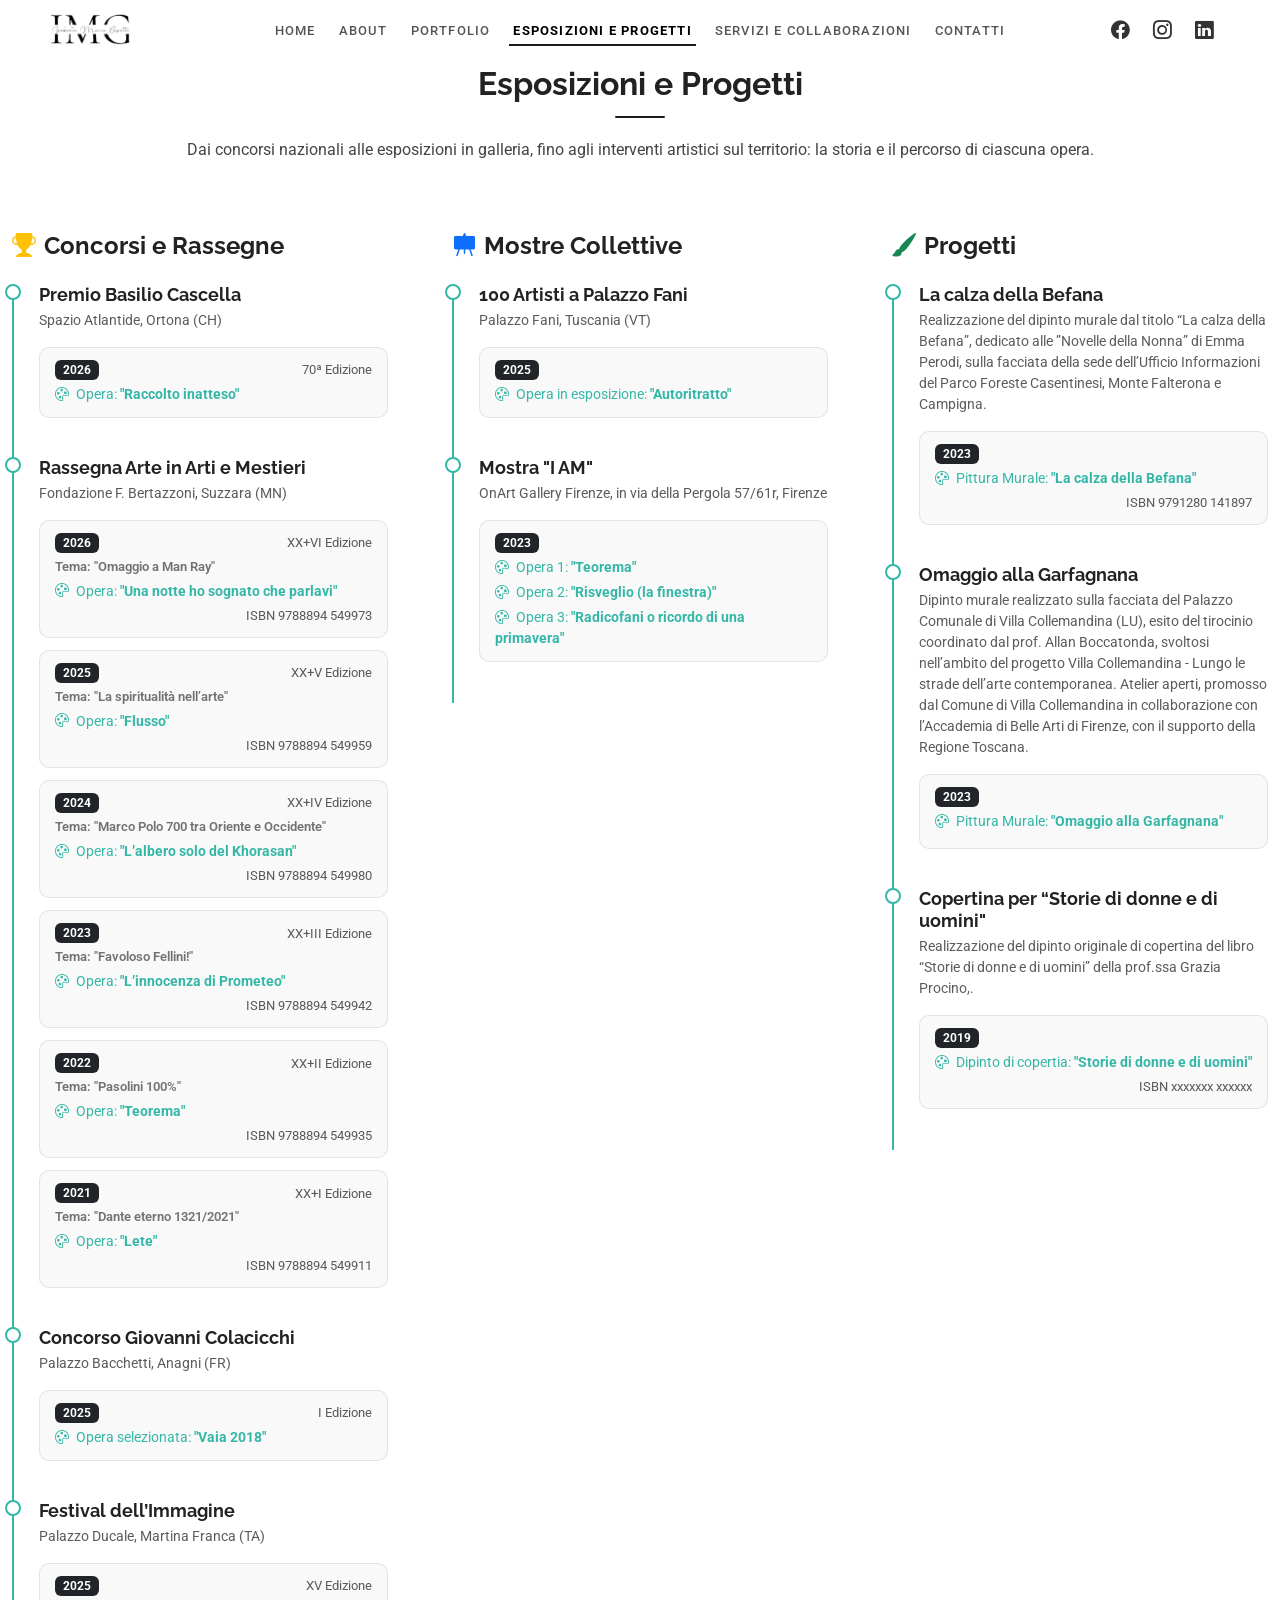
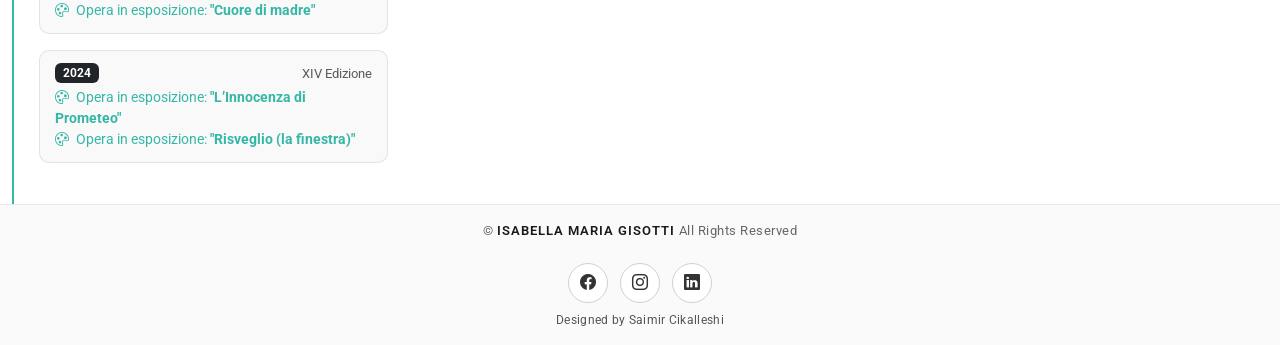
<file: resume.html>
<!DOCTYPE html>
<html lang="en">

<head>
  <meta charset="utf-8">
  <meta content="width=device-width, initial-scale=1.0" name="viewport">
  <title>Esposizioni e Progetti - Isabella Maria Gisotti</title>
  <meta name="description" content="">
  <meta name="keywords" content="">

  <!-- Favicons -->
  <link href="assets/img/favicon_new_.png" rel="icon">
  <link href="assets/img/apple-touch-icon_new_.png" rel="apple-touch-icon">

  <!-- Fonts -->
  <link href="https://fonts.googleapis.com" rel="preconnect">
  <link href="https://fonts.gstatic.com" rel="preconnect" crossorigin>
  <link href="https://fonts.googleapis.com/css2?family=Roboto:ital,wght@0,100;0,300;0,400;0,500;0,700;0,900;1,100;1,300;1,400;1,500;1,700;1,900&family=Poppins:ital,wght@0,100;0,200;0,300;0,400;0,500;0,600;0,700;0,800;0,900;1,100;1,200;1,300;1,400;1,500;1,600;1,700;1,800;1,900&family=Raleway:ital,wght@0,100;0,200;0,300;0,400;0,500;0,600;0,700;0,800;0,900;1,100;1,200;1,300;1,400;1,500;1,600;1,700;1,800;1,900&display=swap" rel="stylesheet">

  <!-- Vendor CSS Files -->
  <link href="assets/vendor/bootstrap/css/bootstrap.min.css" rel="stylesheet">
  <link href="assets/vendor/bootstrap-icons/bootstrap-icons.css" rel="stylesheet">
  <link href="assets/vendor/aos/aos.css" rel="stylesheet">
  <link href="assets/vendor/swiper/swiper-bundle.min.css" rel="stylesheet">
  <link href="assets/vendor/glightbox/css/glightbox.min.css" rel="stylesheet">

  <!-- Main CSS File -->
  <link href="assets/css/main.css" rel="stylesheet">

  
</head>

<body class="resume-page">

  <header id="header" class="header d-flex align-items-center light-background sticky-top custom-navbar">
    <div class="container-fluid position-relative d-flex align-items-center justify-content-between px-3 px-md-5">
      
      <!-- COLONNA SINISTRA: Logo + Nome -->
      <div class="nav-col-left d-flex align-items-center">
        <a href="index.html" class="logo d-flex align-items-center text-decoration-none gap-2">
          <img src="./assets/img/logo.png" alt="Logo Isabella Maria Gisotti" width="40" height="40" class="brand-logo">
        </a>
      </div>
      
      <!-- COLONNA CENTRALE: Menu di Navigazione -->
        <nav id="navmenu" class="navmenu nav-col-center">
            <ul>
                <li><a href="index.html">Home</a></li>
                <li><a href="about.html">About</a></li>
                <li><a href="portfolio.html" >Portfolio</a></li>
                <li><a href="resume.html" class="active">Esposizioni e Progetti</a></li>
                <li><a href="services.html">Servizi e Collaborazioni</a></li>
                <li><a href="contact.html">Contatti</a></li>
            </ul>
            <i class="mobile-nav-toggle d-xl-none bi bi-list"></i>
        </nav>
      
      <!-- COLONNA DESTRA: Social Links (Desktop) + Toggle Menu (Mobile) -->
      <div class="nav-col-right d-flex align-items-center justify-content-end gap-3">
        <!-- Social visibili solo su desktop -->
        <div class="header-social-links d-none d-xl-flex align-items-center gap-3">
          <a href="https://www.facebook.com/isabellamaria.gisotti" target="_blank" title="Facebook" class="social-clean"><i class="bi bi-facebook"></i></a>
          <a href="https://www.instagram.com/___img___/" target="_blank" title="Instagram" class="social-clean"><i class="bi bi-instagram"></i></a>
          <a href="https://www.linkedin.com/in/isabella-maria-gisotti-5aaa6219a/" target="_blank" title="LinkedIn" class="social-clean"><i class="bi bi-linkedin"></i></a>
        </div>
      </div>
      
    </div>
  </header>

  <main class="main">

    <!-- Resume Section -->
    <section id="resume" class="resume section">

     <!-- Section Title -->
      <div class="container section-title" data-aos="fade-up">
        <h2>Esposizioni e Progetti</h2>
        <p>Dai concorsi nazionali alle esposizioni in galleria, fino agli interventi artistici sul territorio: la storia e il percorso di ciascuna opera.</p>
      </div><!-- End Section Title -->

      <div class="container">
        <div class="row gy-4 gx-lg-5">

          <!-- COLONNA 1: CONCORSI E RASSEGNE -->
          <div class="col-lg-4" data-aos="fade-up" data-aos-delay="100">
            <h3 class="resume-title"><i class="bi bi-trophy-fill text-warning me-2"></i>Concorsi e Rassegne</h3>

            <!-- Premio Basilio Cascella -->
            <div class="resume-item">
              <h4>Premio Basilio Cascella</h4>
              <p class="text-muted small">Spazio Atlantide, Ortona (CH)</p>

              <ul class="list-unstyled competition-list">
                <li class="comp-card">
                  <div class="d-flex justify-content-between align-items-center mb-1">
                    <span class="badge bg-dark">2026</span>
                    <div class="d-flex align-items-center gap-2">
                      <!-- BADGE PREMIO VINTO 
                      <span class="badge bg-warning text-dark d-flex align-items-center gap-1 ">
                        <i class="bi bi-trophy-fill"></i></span>-->
                      <span class="text-muted extra-small">70ª Edizione</span>
                    </div>
                  </div>
                  <div class="comp-artwork"><i class="bi bi-palette me-1"></i> Opera: <strong>"Raccolto inatteso"</strong></div>
                </li>
              </ul>
            </div><!-- End Resume Item -->

            <!-- Rassegna Arte in Arti e Mestieri -->
            <div class="resume-item">
              <h4>Rassegna Arte in Arti e Mestieri</h4>
              <p class="text-muted small">Fondazione F. Bertazzoni, Suzzara (MN)</p>

              <ul class="list-unstyled competition-list">
                <li class="comp-card">
                  <div class="d-flex justify-content-between align-items-center mb-1">
                    <span class="badge bg-dark">2026</span>
                    <span class="text-muted extra-small">XX+VI Edizione</span> 
                  </div>
                  <div class="comp-theme">Tema: "Omaggio a Man Ray"</div>
                  <div class="comp-artwork"><i class="bi bi-palette me-1"></i> Opera: <strong>"Una notte ho sognato che parlavi"</strong></div>
                  <div class="text-end text-muted extra-small mt-1">ISBN 9788894 549973</div>
                </li>

                <li class="comp-card">
                  <div class="d-flex justify-content-between align-items-center mb-1">
                    <span class="badge bg-dark">2025</span>
                    <span class="text-muted extra-small">XX+V Edizione</span>
                  </div>
                  <div class="comp-theme">Tema: "La spiritualità nell’arte"</div>
                  <div class="comp-artwork"><i class="bi bi-palette me-1"></i> Opera: <strong>"Flusso"</strong></div>
                  <div class="text-end text-muted extra-small mt-1">ISBN 9788894 549959</div>
                </li>

                <li class="comp-card">
                  <div class="d-flex justify-content-between align-items-center mb-1">
                    <span class="badge bg-dark">2024</span>
                    <span class="text-muted extra-small">XX+IV Edizione</span>
                  </div>
                  <div class="comp-theme">Tema: "Marco Polo 700 tra Oriente e Occidente"</div>
                  <div class="comp-artwork"><i class="bi bi-palette me-1"></i> Opera: <strong>"L’albero solo del Khorasan"</strong></div>
                  <div class="text-end text-muted extra-small mt-1">ISBN 9788894 549980</div>
                </li>

                <li class="comp-card">
                  <div class="d-flex justify-content-between align-items-center mb-1">
                    <span class="badge bg-dark">2023</span>
                    <span class="text-muted extra-small">XX+III Edizione</span>
                  </div>
                  <div class="comp-theme">Tema: "Favoloso Fellini!"</div>
                  <div class="comp-artwork"><i class="bi bi-palette me-1"></i> Opera: <strong>"L’innocenza di Prometeo"</strong></div>
                  <div class="text-end text-muted extra-small mt-1">ISBN 9788894 549942</div>
                </li>

                <li class="comp-card">
                  <div class="d-flex justify-content-between align-items-center mb-1">
                    <span class="badge bg-dark">2022</span>
                    <span class="text-muted extra-small">XX+II Edizione</span>
                  </div>
                  <div class="comp-theme">Tema: "Pasolini 100%"</div>
                  <div class="comp-artwork"><i class="bi bi-palette me-1"></i> Opera: <strong>"Teorema"</strong></div>
                  <div class="text-end text-muted extra-small mt-1">ISBN 9788894 549935</div>
                </li>

                <li class="comp-card">
                  <div class="d-flex justify-content-between align-items-center mb-1">
                    <span class="badge bg-dark">2021</span>
                    <span class="text-muted extra-small">XX+I Edizione</span>
                  </div>
                  <div class="comp-theme">Tema: "Dante eterno 1321/2021"</div>
                  <div class="comp-artwork"><i class="bi bi-palette me-1"></i> Opera: <strong>"Lete"</strong></div>
                  <div class="text-end text-muted extra-small mt-1">ISBN 9788894 549911</div>
                </li>
              </ul>
            </div><!-- End Resume Item -->

            <!-- Concorso G. Colacicchi -->
            <div class="resume-item">
              <h4>Concorso Giovanni Colacicchi</h4>
              <p class="text-muted small">Palazzo Bacchetti, Anagni (FR)</p>

              <ul class="list-unstyled competition-list">
                <li class="comp-card">
                  <div class="d-flex justify-content-between align-items-center mb-1">
                    <span class="badge bg-dark">2025</span>
                    <span class="text-muted extra-small">I Edizione</span>
                  </div>
                  <div class="comp-artwork"><i class="bi bi-palette me-1"></i> Opera selezionata: <strong>"Vaia 2018"</strong></div>
                </li>
              </ul>
            </div><!-- End Resume Item -->

            <!-- Festival dell’Immagine -->
            <div class="resume-item">
              <h4>Festival dell’Immagine</h4>
              <p class="text-muted small">Palazzo Ducale, Martina Franca (TA)</p>

              <ul class="list-unstyled competition-list">
                <li class="comp-card">
                  <div class="d-flex justify-content-between align-items-center mb-1">
                    <span class="badge bg-dark">2025</span>
                    <span class="text-muted extra-small">XV Edizione</span>
                  </div>
                  <div class="comp-artwork"><i class="bi bi-palette me-1"></i> Opera in esposizione: <strong>"Cuore di madre"</strong></div>
                </li>
              </ul>
              <ul class="list-unstyled competition-list">
                <li class="comp-card">
                  <div class="d-flex justify-content-between align-items-center mb-1">
                    <span class="badge bg-dark">2024</span>
                    <span class="text-muted extra-small">XIV Edizione</span>
                  </div>
                  <div class="comp-artwork"><i class="bi bi-palette me-1"></i> Opera in esposizione: <strong>"L’Innocenza di Prometeo"</strong></div>
                  <div class="comp-artwork"><i class="bi bi-palette me-1"></i> Opera in esposizione: <strong>"Risveglio (la finestra)"</strong></div>
                </li>
              </ul>
            </div><!-- End Resume Item -->

          </div>

          <!-- COLONNA 2: MOSTRE COLLETTIVE E ESPOSIZIONI -->
          <div class="col-lg-4" data-aos="fade-up" data-aos-delay="200">
            <h3 class="resume-title"><i class="bi bi-easel-fill text-primary me-2"></i>Mostre Collettive</h3>

            <!-- 100 Artisti a Palazzo Fani -->
            <div class="resume-item">
              <h4>100 Artisti a Palazzo Fani</h4>
              <p class="text-muted small">Palazzo Fani, Tuscania (VT)</p>

              <ul class="list-unstyled competition-list">
                <li class="comp-card">
                  <div class="d-flex justify-content-between align-items-center mb-1">
                    <span class="badge bg-dark">2025</span>
                  </div>
                  <div class="comp-artwork"><i class="bi bi-palette me-1"></i> Opera in esposizione: <strong>"Autoritratto"</strong></div>
                </li>
              </ul>
            </div><!-- End Resume Item -->

            <!-- Mostra "I AM" -->
            <div class="resume-item">
              <h4>Mostra "I AM"</h4>
              <p class="text-muted small">OnArt Gallery Firenze, in via della Pergola 57/61r, Firenze</p>

              <ul class="list-unstyled competition-list">
                <li class="comp-card">
                  <div class="d-flex justify-content-between align-items-center mb-1">
                    <span class="badge bg-dark">2023</span>
                  </div>
                  <div class="comp-artwork mb-1"><i class="bi bi-palette me-1"></i> Opera 1: <strong>"Teorema"</strong></div>
                  <div class="comp-artwork mb-1"><i class="bi bi-palette me-1"></i> Opera 2: <strong>"Risveglio (la finestra)"</strong></div>
                  <div class="comp-artwork"><i class="bi bi-palette me-1"></i> Opera 3: <strong>"Radicofani o ricordo di una primavera"</strong></div>
                </li>
              </ul>
            </div><!-- End Resume Item -->

          </div>

          <!-- COLONNA 3: PROGETTI -->
          <div class="col-lg-4" data-aos="fade-up" data-aos-delay="300">
            <h3 class="resume-title"><i class="bi bi-brush-fill text-success me-2"></i>Progetti</h3>

            <!-- La calza della Befana -->
            <div class="resume-item">
              <h4>La calza della Befana</h4>
              <p class="text-muted small">Realizzazione del dipinto murale dal titolo “La calza della Befana”, dedicato alle ”Novelle della Nonna” di Emma Perodi, sulla facciata della sede dell’Ufficio Informazioni del Parco Foreste Casentinesi, Monte Falterona e Campigna.</p>
              <ul class="list-unstyled competition-list">
                <li class="comp-card">
                  <div class="d-flex justify-content-between align-items-center mb-1">
                    <span class="badge bg-dark">2023</span> 
                  </div>
                  <div class="comp-artwork mb-1"><i class="bi bi-palette me-1"></i> Pittura Murale: <strong>"La calza della Befana"</strong></div>
                  <div class="text-end text-muted extra-small mt-1">ISBN 9791280 141897</div>
                </li>
              </ul>
            </div><!-- End Resume Item -->

            <!-- Omaggio alla Garfagnana -->
            <div class="resume-item">
              <h4>Omaggio alla Garfagnana</h4>
              <p class="text-muted small">Dipinto murale realizzato sulla facciata del Palazzo Comunale di Villa Collemandina (LU), esito del tirocinio coordinato dal prof. Allan Boccatonda, svoltosi nell’ambito del progetto Villa Collemandina - Lungo le strade dell’arte contemporanea. Atelier aperti, promosso dal Comune di Villa Collemandina in collaborazione con l’Accademia di Belle Arti di Firenze, con il supporto della Regione Toscana.</p>
              <ul class="list-unstyled competition-list">
                <li class="comp-card">
                  <div class="d-flex justify-content-between align-items-center mb-1">
                    <span class="badge bg-dark">2023</span>
                  </div>
                  <div class="comp-artwork mb-1"><i class="bi bi-palette me-1"></i> Pittura Murale: <strong>"Omaggio alla Garfagnana"</strong></div>
                </li>
              </ul>
            </div><!-- End Resume Item -->

            <div class="resume-item">
              <h4>Copertina per “Storie di donne e di uomini"</h4>
              <p class="text-muted small">Realizzazione del dipinto originale di copertina del libro “Storie di donne e di uomini” della prof.ssa Grazia Procino,.</p>
              <ul class="list-unstyled competition-list">
                <li class="comp-card">
                  <div class="d-flex justify-content-between align-items-center mb-1">
                    <span class="badge bg-dark">2019</span>
                  </div>
                  <div class="comp-artwork mb-1"><i class="bi bi-palette me-1"></i> Dipinto di copertia: <strong>"Storie di donne e di uomini"</strong></div>
                  <div class="text-end text-muted extra-small mt-1">ISBN xxxxxxx xxxxxx</div>
                </li>
              </ul>
            </div><!-- End Resume Item -->

          </div>

        </div>
      </div>

    <footer id="footer" class="footer py-3">
      <div class="container">
        
        <!-- Copyright -->
        <div class="copyright text-center mb-2">
          <p class="mb-0">© <strong class="sitename">Isabella Maria Gisotti</strong> <span>All Rights Reserved</span></p>
        </div>
        
        <!-- Social Links Centrati -->
        <div class="social-links d-flex justify-content-center mb-2">
          <a href="https://www.facebook.com/isabellamaria.gisotti" target="_blank" title="Facebook"><i class="bi bi-facebook"></i></a>
          <a href="https://www.instagram.com/___img___/" target="_blank" title="Instagram"><i class="bi bi-instagram"></i></a>
          <a href="https://www.linkedin.com/in/isabella-maria-gisotti-5aaa6219a/" target="_blank" title="LinkedIn"><i class="bi bi-linkedin"></i></a>
        </div>
        
        <!-- Credits -->
        <div class="credits text-center mb-0">
          <a href="https://www.linkedin.com/in/saimircika/" target="_blank">Designed by Saimir Cikalleshi</a>
        </div>
        
      </div>
    </footer>

  <!-- Scroll Top -->
  <a href="#" id="scroll-top" class="scroll-top d-flex align-items-center justify-content-center"><i class="bi bi-arrow-up-short"></i></a>

  <!-- Preloader -->
  <div id="preloader"></div>

  <!-- Vendor JS Files -->
  <script src="assets/vendor/bootstrap/js/bootstrap.bundle.min.js"></script>
  <script src="assets/vendor/php-email-form/validate.js"></script>
  <script src="assets/vendor/aos/aos.js"></script>
  <script src="assets/vendor/waypoints/noframework.waypoints.js"></script>
  <script src="assets/vendor/purecounter/purecounter_vanilla.js"></script>
  <script src="assets/vendor/swiper/swiper-bundle.min.js"></script>
  <script src="assets/vendor/glightbox/js/glightbox.min.js"></script>
  <script src="assets/vendor/imagesloaded/imagesloaded.pkgd.min.js"></script>
  <script src="assets/vendor/isotope-layout/isotope.pkgd.min.js"></script>

  <!-- Main JS File -->
  <script src="assets/js/main.js"></script>

</body>

</html>
</file>
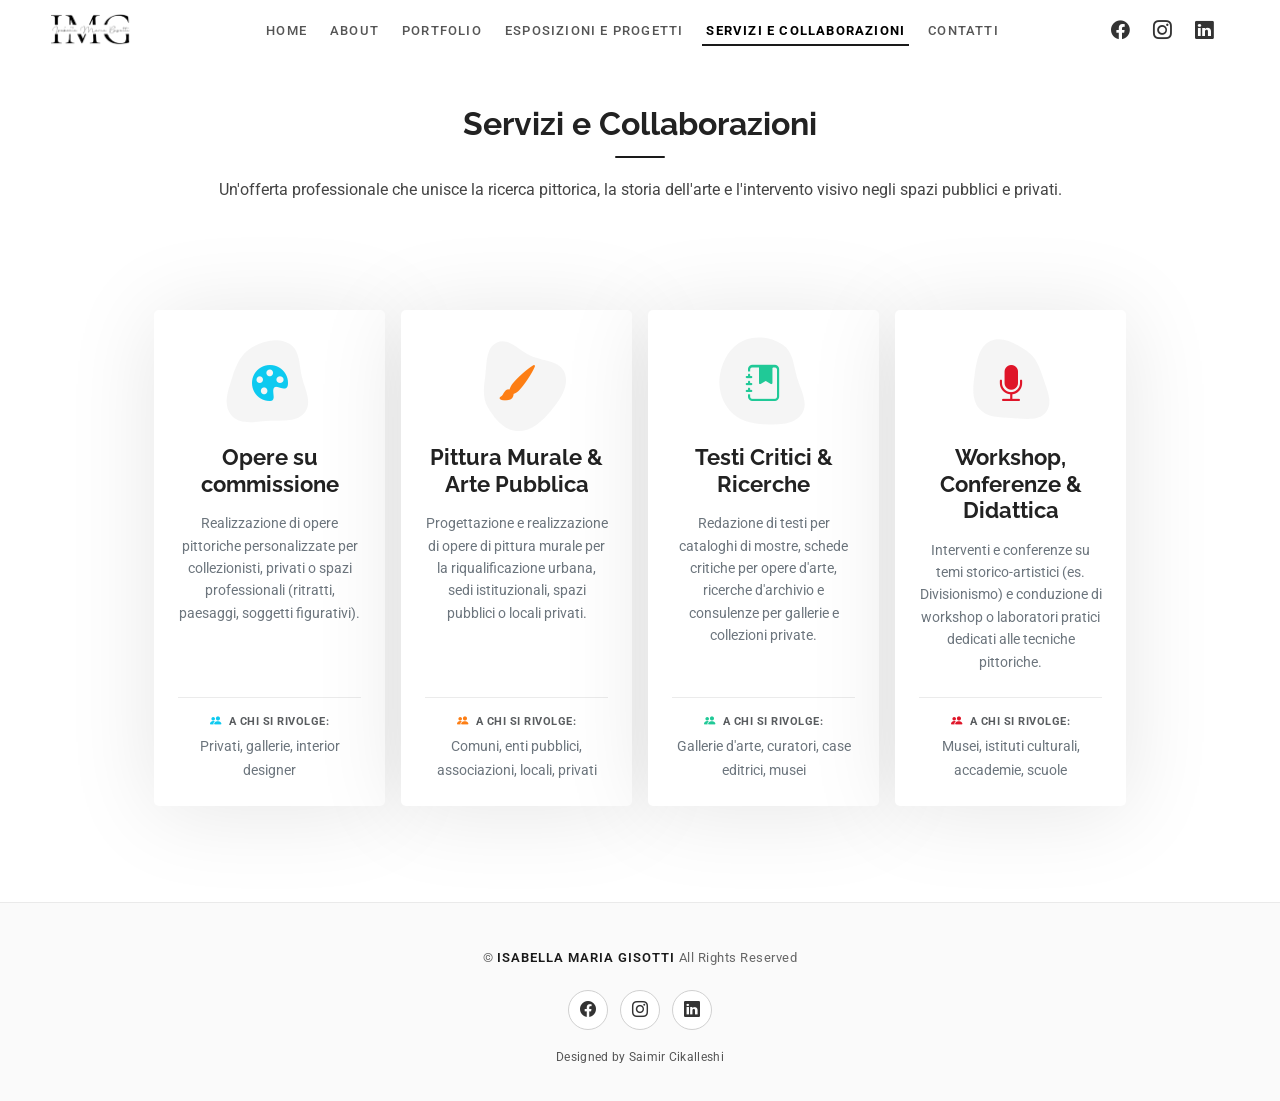
<file: services.html>
<!DOCTYPE html>
<html lang="en">

<head>
  <meta charset="utf-8">
  <meta content="width=device-width, initial-scale=1.0" name="viewport">
  <title>Servizi - Isabella Maria Gisotti</title>
  <meta name="description" content="">
  <meta name="keywords" content="">

  <!-- Favicons -->
  <link href="assets/img/favicon_new_.png" rel="icon">
  <link href="assets/img/apple-touch-icon_new_.png" rel="apple-touch-icon">
  <!-- Fonts -->
  <link href="https://fonts.googleapis.com" rel="preconnect">
  <link href="https://fonts.gstatic.com" rel="preconnect" crossorigin>
  <link href="https://fonts.googleapis.com/css2?family=Roboto:ital,wght@0,100;0,300;0,400;0,500;0,700;0,900;1,100;1,300;1,400;1,500;1,700;1,900&family=Poppins:ital,wght@0,100;0,200;0,300;0,400;0,500;0,600;0,700;0,800;0,900;1,100;1,200;1,300;1,400;1,500;1,600;1,700;1,800;1,900&family=Raleway:ital,wght@0,100;0,200;0,300;0,400;0,500;0,600;0,700;0,800;0,900;1,100;1,200;1,300;1,400;1,500;1,600;1,700;1,800;1,900&display=swap" rel="stylesheet">

  <!-- Vendor CSS Files -->
  <link href="assets/vendor/bootstrap/css/bootstrap.min.css" rel="stylesheet">
  <link href="assets/vendor/bootstrap-icons/bootstrap-icons.css" rel="stylesheet">
  <link href="assets/vendor/aos/aos.css" rel="stylesheet">
  <link href="assets/vendor/swiper/swiper-bundle.min.css" rel="stylesheet">
  <link href="assets/vendor/glightbox/css/glightbox.min.css" rel="stylesheet">

  <!-- Main CSS File -->
  <link href="assets/css/main.css" rel="stylesheet">

</head>

<body class="services-page">

     <header id="header" class="header d-flex align-items-center light-background sticky-top custom-navbar">
    <div class="container-fluid position-relative d-flex align-items-center justify-content-between px-3 px-md-5">
      
      <!-- COLONNA SINISTRA: Logo + Nome -->
      <div class="nav-col-left d-flex align-items-center">
        <a href="index.html" class="logo d-flex align-items-center text-decoration-none gap-2">
          <img src="./assets/img/logo.png" alt="Logo Isabella Maria Gisotti" width="50" height="50" class="brand-logo">
        </a>
      </div>
      
      <!-- COLONNA CENTRALE: Menu di Navigazione -->
            <nav id="navmenu" class="navmenu nav-col-center">
                <ul>
                    <li><a href="index.html">Home</a></li>
                    <li><a href="about.html">About</a></li>
                    <li><a href="portfolio.html">Portfolio</a></li>
                    <li><a href="resume.html">Esposizioni e Progetti</a></li>
                    <li><a href="services.html" class="active">Servizi e Collaborazioni</a></li>
                    <li><a href="contact.html">Contatti</a></li>
                </ul>
                <i class="mobile-nav-toggle d-xl-none bi bi-list"></i>
            </nav>
      
      <!-- COLONNA DESTRA: Social Links -->
      <div class="nav-col-right header-social-links d-none d-md-flex align-items-center justify-content-end gap-3">
        <a href="https://www.facebook.com/isabellamaria.gisotti" target="_blank" title="Facebook" class="social-clean"><i class="bi bi-facebook"></i></a>
        <a href="https://www.instagram.com/___img___/" target="_blank" title="Instagram" class="social-clean"><i class="bi bi-instagram"></i></a>
        <a href="https://www.linkedin.com/in/isabella-maria-gisotti-5aaa6219a/" target="_blank" title="LinkedIn" class="social-clean"><i class="bi bi-linkedin"></i></a>
      </div>
      
    </div>
  </header>

  <main class="main">

          <!-- Services Section -->
      <section id="services" class="services section py-5">

        <!-- Section Title con padding-top di 40px -->
        <div class="container section-title text-center mb-5" style="padding-top: 40px;" data-aos="fade-up">
          <h2>Servizi e Collaborazioni</h2>
          <p>Un'offerta professionale che unisce la ricerca pittorica, la storia dell'arte e l'intervento visivo negli spazi pubblici e privati.</p>
        </div><!-- End Section Title -->

        <!-- Wrapper con container e padding laterale dinamico -->
        <div class="container px-2 px-md-4 my-5">

          <!-- g-3 riduce lo spazio tra le schede rendendole più vicine -->
          <div class="row g-3 justify-content-center">

            <!-- Item 1: Commissioni d'Arte -->
            <div class="col-lg-3 col-md-6" data-aos="fade-up" data-aos-delay="100">
              <div class="service-item item-cyan position-relative d-flex flex-column justify-content-between h-100 p-4">
                <div>
                  <div class="icon">
                    <svg width="100" height="100" viewBox="0 0 600 600" xmlns="http://www.w3.org/2000/svg">
                      <path stroke="none" stroke-width="0" fill="#f5f5f5" d="M300,521.0016835830174C376.1290562159157,517.8887921683347,466.0731472004068,529.7835943286574,510.70327084640275,468.03025145048787C554.3714126377745,407.6079735673963,508.03601936045806,328.9844924480964,491.2728898941984,256.3432110539036C474.5976632858925,184.082847569629,479.9380746630129,96.60480741107993,416.23090153303,58.64404602377083C348.86323505073057,18.502131276798302,261.93793281208167,40.57373210992963,193.5410806939664,78.93577620505333C130.42746243093433,114.334589627462,98.30271207620316,179.96522072025542,76.75703585869454,249.04625023123273C51.97151888228291,328.5150500222984,13.704378332031375,421.85034740162234,66.52175969318436,486.19268352777647C119.04800174914682,550.1803526380478,217.28368757567262,524.383925680826,300,521.0016835830174"></path>
                    </svg>
                    <i class="bi bi-palette-fill"></i>
                  </div>
                  <h3>Opere su commissione</h3>
                  <p>Realizzazione di opere pittoriche personalizzate per collezionisti, privati o spazi professionali (ritratti, paesaggi, soggetti figurativi).</p>
                </div>
                <div class="service-target mt-4 pt-3 border-top">
                  <span class="d-block text-uppercase fw-bold text-muted extra-small mb-1"><i class="bi bi-people-fill me-1"></i> A chi si rivolge:</span>
                  <small class="text-secondary">Privati, gallerie, interior designer</small>
                </div>
              </div>
            </div><!-- End Service Item -->

            <!-- Item 2: Pittura Murale -->
            <div class="col-lg-3 col-md-6" data-aos="fade-up" data-aos-delay="200">
              <div class="service-item item-orange position-relative d-flex flex-column justify-content-between h-100 p-4">
                <div>
                  <div class="icon">
                    <svg width="100" height="100" viewBox="0 0 600 600" xmlns="http://www.w3.org/2000/svg">
                      <path stroke="none" stroke-width="0" fill="#f5f5f5" d="M300,582.0697525312426C382.5290701553225,586.8405444964366,449.9789794690241,525.3245884688669,502.5850820975895,461.55621195738473C556.606425686781,396.0723002908107,615.8543463187945,314.28637112970534,586.6730223649479,234.56875336149918C558.9533121215079,158.8439757836574,454.9685369536778,164.00468322053177,381.49747125262974,130.76875717737553C312.15926192815925,99.40240125094834,248.97055460311594,18.661163978235184,179.8680185752513,50.54337015887873C110.5421016452524,82.52863877960104,119.82277516462835,180.83849132639028,109.12597500060166,256.43424936330496C100.08760227029461,320.3096726198365,92.17705696193138,384.0621239912766,124.79988738764834,439.7174275375508C164.83382741302287,508.01625554203684,220.96474134820875,577.5009287672846,300,582.0697525312426"></path>
                    </svg>
                    <i class="bi bi-brush-fill"></i>
                  </div>
                  <h3>Pittura Murale & Arte Pubblica</h3>
                  <p>Progettazione e realizzazione di opere di pittura murale per la riqualificazione urbana, sedi istituzionali, spazi pubblici o locali privati.</p>
                </div>
                <div class="service-target mt-4 pt-3 border-top">
                  <span class="d-block text-uppercase fw-bold text-muted extra-small mb-1"><i class="bi bi-people-fill me-1"></i> A chi si rivolge:</span>
                  <small class="text-secondary">Comuni, enti pubblici, associazioni, locali, privati</small>
                </div>
              </div>
            </div><!-- End Service Item -->

            <!-- Item 3: Ricerche Storico-Artistiche -->
            <div class="col-lg-3 col-md-6" data-aos="fade-up" data-aos-delay="300">
              <div class="service-item item-teal position-relative d-flex flex-column justify-content-between h-100 p-4">
                <div>
                  <div class="icon">
                    <svg width="100" height="100" viewBox="0 0 600 600" xmlns="http://www.w3.org/2000/svg">
                      <path stroke="none" stroke-width="0" fill="#f5f5f5" d="M300,541.5067337569781C382.14930387511276,545.0595476570109,479.8736841581634,548.3450877840088,526.4010558755058,480.5488172755941C571.5218469581645,414.80211281144784,517.5187510058486,332.0715597781072,496.52539010469104,255.14436215662573C477.37192572678356,184.95920475031193,473.57363656557914,105.61284051026155,413.0603344069578,65.22779650032875C343.27470386102294,18.654635553484475,251.2091493199835,5.337323636656869,175.0934190732945,40.62881213300186C97.87086631185822,76.43348514350839,51.98124368387456,156.15599469081315,36.44837278890362,239.84606092416172C21.716077023791087,319.22268207091537,43.775223500013084,401.1760424656574,96.891909868211,461.97329694683043C147.22146801428983,519.5804099606455,223.5754009179313,538.201503339737,300,541.5067337569781"></path>
                    </svg>
                    <i class="bi bi-journal-bookmark-fill"></i>
                  </div>
                  <h3>Testi Critici & Ricerche</h3>
                  <p>Redazione di testi per cataloghi di mostre, schede critiche per opere d'arte, ricerche d'archivio e consulenze per gallerie e collezioni private.</p>
                </div>
                <div class="service-target mt-4 pt-3 border-top">
                  <span class="d-block text-uppercase fw-bold text-muted extra-small mb-1"><i class="bi bi-people-fill me-1"></i> A chi si rivolge:</span>
                  <small class="text-secondary">Gallerie d'arte, curatori, case editrici, musei</small>
                </div>
              </div>
            </div><!-- End Service Item -->

            <!-- Item 4: Talk e Conferenze -->
            <div class="col-lg-3 col-md-6" data-aos="fade-up" data-aos-delay="400">
              <div class="service-item item-red position-relative d-flex flex-column justify-content-between h-100 p-4">
                <div>
                  <div class="icon">
                    <svg width="100" height="100" viewBox="0 0 600 600" xmlns="http://www.w3.org/2000/svg">
                      <path stroke="none" stroke-width="0" fill="#f5f5f5" d="M300,503.46388370962813C374.79870501325706,506.71871716319447,464.8034551963731,527.1746412648533,510.4981551193396,467.86667711651364C555.9287308511215,408.9015244558933,512.6030010748507,327.5744911775523,490.211057578863,256.5855673507754C471.097692560561,195.9906835881958,447.69079081568157,138.11976852964426,395.19560036434837,102.3242989838813C329.3053358748298,57.3949838291264,248.02791733380457,8.279543830951368,175.87071277845988,42.242879143198664C103.41431057327972,76.34704239035025,93.79494320519305,170.9812938413882,81.28167332365135,250.07896920659033C70.17666984294237,320.27484674793965,64.84698225790005,396.69656628748305,111.28512138212992,450.4950937839243C156.20124167950087,502.5303643271138,231.32542653798444,500.4755392045468,300,503.46388370962813"></path>
                    </svg>
                    <i class="bi bi-mic-fill"></i>
                  </div>
                  <h3>Workshop, Conferenze & Didattica</h3>
                  <p>Interventi e conferenze su temi storico-artistici (es. Divisionismo) e conduzione di workshop o laboratori pratici dedicati alle tecniche pittoriche.</p>
                </div>
                <div class="service-target mt-4 pt-3 border-top">
                  <span class="d-block text-uppercase fw-bold text-muted extra-small mb-1"><i class="bi bi-people-fill me-1"></i> A chi si rivolge:</span>
                  <small class="text-secondary">Musei, istituti culturali, accademie, scuole</small>
                </div>
              </div>
            </div><!-- End Service Item -->

          </div>

        </div>

      </section><!-- /Services Section -->

  </main>

  <footer id="footer" class="footer">
    <div class="container">
      
      <!-- Copyright -->
      <div class="copyright text-center">
        <p>© <strong class="sitename">Isabella Maria Gisotti</strong> <span>All Rights Reserved</span></p>
      </div>
      
      <!-- Social Links Centrati -->
      <div class="social-links d-flex justify-content-center">
        <a href="https://www.facebook.com/isabellamaria.gisotti" target="_blank" title="Facebook"><i class="bi bi-facebook"></i></a>
        <a href="https://www.instagram.com/___img___/" target="_blank" title="Instagram"><i class="bi bi-instagram"></i></a>
        <a href="https://www.linkedin.com/in/isabella-maria-gisotti-5aaa6219a/" target="_blank" title="LinkedIn"><i class="bi bi-linkedin"></i></a>
      </div>
      
      <!-- Credits -->
      <div class="credits text-center">
        <a href="https://www.linkedin.com/in/saimircika/" target="_blank">Designed by Saimir Cikalleshi</a>
      </div>
      
    </div>
  </footer>

  <!-- Scroll Top -->
  <a href="#" id="scroll-top" class="scroll-top d-flex align-items-center justify-content-center"><i class="bi bi-arrow-up-short"></i></a>

  <!-- Preloader -->
  <div id="preloader"></div>

  <!-- Vendor JS Files -->
  <script src="assets/vendor/bootstrap/js/bootstrap.bundle.min.js"></script>
  <script src="assets/vendor/php-email-form/validate.js"></script>
  <script src="assets/vendor/aos/aos.js"></script>
  <script src="assets/vendor/waypoints/noframework.waypoints.js"></script>
  <script src="assets/vendor/purecounter/purecounter_vanilla.js"></script>
  <script src="assets/vendor/swiper/swiper-bundle.min.js"></script>
  <script src="assets/vendor/glightbox/js/glightbox.min.js"></script>
  <script src="assets/vendor/imagesloaded/imagesloaded.pkgd.min.js"></script>
  <script src="assets/vendor/isotope-layout/isotope.pkgd.min.js"></script>

  <!-- Main JS File -->
  <script src="assets/js/main.js"></script>

</body>

</html>
</file>
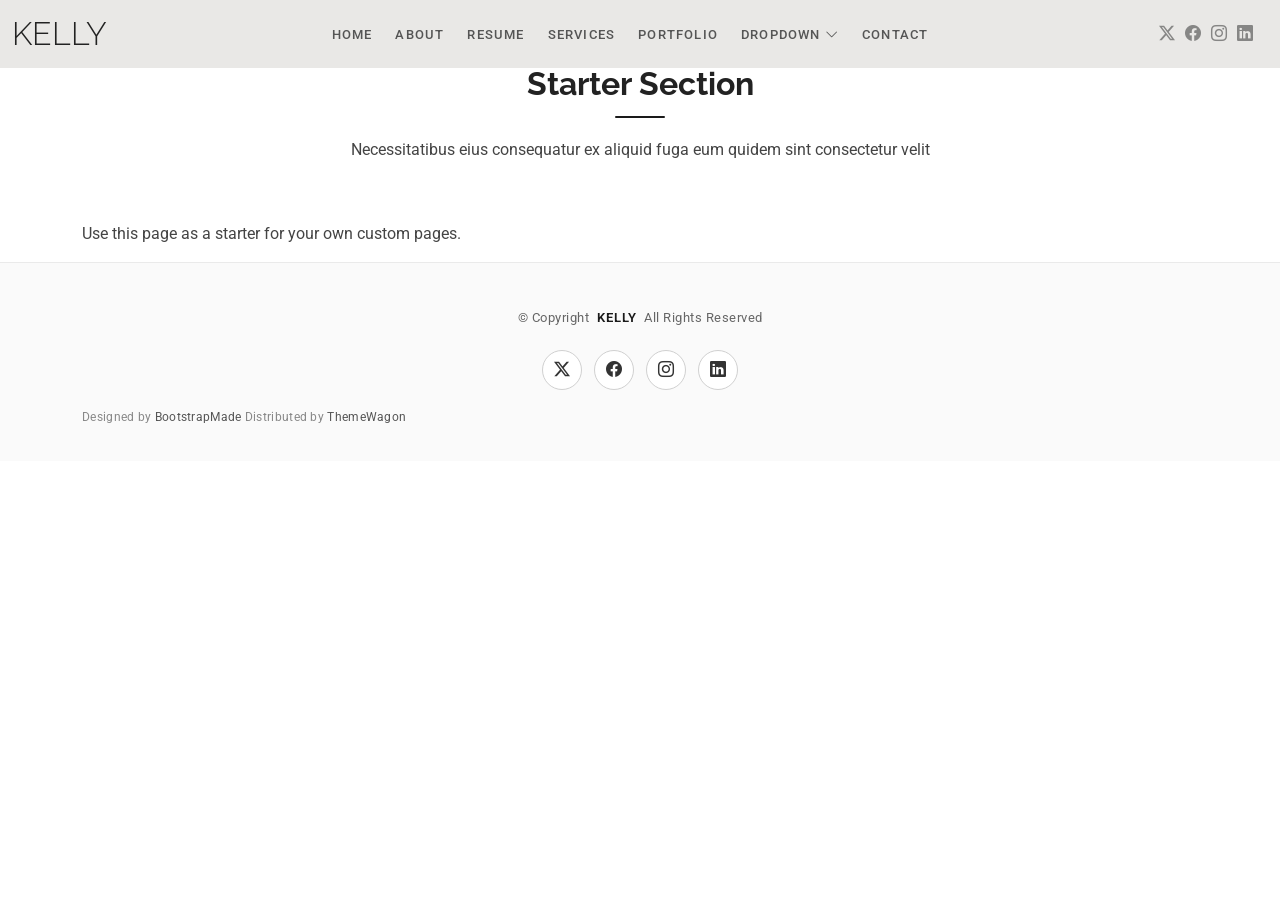
<file: starter-page.html>
<!DOCTYPE html>
<html lang="en">

<head>
  <meta charset="utf-8">
  <meta content="width=device-width, initial-scale=1.0" name="viewport">
  <title>Starter Page - Kelly Bootstrap Template</title>
  <meta name="description" content="">
  <meta name="keywords" content="">

  <!-- Favicons -->
  <link href="assets/img/favicon.png" rel="icon">
  <link href="assets/img/apple-touch-icon.png" rel="apple-touch-icon">

  <!-- Fonts -->
  <link href="https://fonts.googleapis.com" rel="preconnect">
  <link href="https://fonts.gstatic.com" rel="preconnect" crossorigin>
  <link href="https://fonts.googleapis.com/css2?family=Roboto:ital,wght@0,100;0,300;0,400;0,500;0,700;0,900;1,100;1,300;1,400;1,500;1,700;1,900&family=Poppins:ital,wght@0,100;0,200;0,300;0,400;0,500;0,600;0,700;0,800;0,900;1,100;1,200;1,300;1,400;1,500;1,600;1,700;1,800;1,900&family=Raleway:ital,wght@0,100;0,200;0,300;0,400;0,500;0,600;0,700;0,800;0,900;1,100;1,200;1,300;1,400;1,500;1,600;1,700;1,800;1,900&display=swap" rel="stylesheet">

  <!-- Vendor CSS Files -->
  <link href="assets/vendor/bootstrap/css/bootstrap.min.css" rel="stylesheet">
  <link href="assets/vendor/bootstrap-icons/bootstrap-icons.css" rel="stylesheet">
  <link href="assets/vendor/aos/aos.css" rel="stylesheet">
  <link href="assets/vendor/swiper/swiper-bundle.min.css" rel="stylesheet">
  <link href="assets/vendor/glightbox/css/glightbox.min.css" rel="stylesheet">

  <!-- Main CSS File -->
  <link href="assets/css/main.css" rel="stylesheet">

  <!-- =======================================================
  * Template Name: Kelly
  * Template URL: https://bootstrapmade.com/kelly-free-bootstrap-cv-resume-html-template/
  * Updated: Aug 07 2024 with Bootstrap v5.3.3
  * Author: BootstrapMade.com
  * License: https://bootstrapmade.com/license/
  ======================================================== -->
</head>

<body class="starter-page-page">

  <header id="header" class="header d-flex align-items-center light-background sticky-top">
    <div class="container-fluid position-relative d-flex align-items-center justify-content-between">

      <a href="index.html" class="logo d-flex align-items-center me-auto me-xl-0">
        <!-- Uncomment the line below if you also wish to use an image logo -->
        <!-- <img src="assets/img/logo.png" alt=""> -->
        <h1 class="sitename">Kelly</h1>
      </a>

      <nav id="navmenu" class="navmenu">
        <ul>
          <li><a href="index.html">Home</a></li>
          <li><a href="about.html">About</a></li>
          <li><a href="resume.html">Resume</a></li>
          <li><a href="services.html">Services</a></li>
          <li><a href="portfolio.html">Portfolio</a></li>
          <li class="dropdown"><a href="#"><span>Dropdown</span> <i class="bi bi-chevron-down toggle-dropdown"></i></a>
            <ul>
              <li><a href="#">Dropdown 1</a></li>
              <li class="dropdown"><a href="#"><span>Deep Dropdown</span> <i class="bi bi-chevron-down toggle-dropdown"></i></a>
                <ul>
                  <li><a href="#">Deep Dropdown 1</a></li>
                  <li><a href="#">Deep Dropdown 2</a></li>
                  <li><a href="#">Deep Dropdown 3</a></li>
                  <li><a href="#">Deep Dropdown 4</a></li>
                  <li><a href="#">Deep Dropdown 5</a></li>
                </ul>
              </li>
              <li><a href="#">Dropdown 2</a></li>
              <li><a href="#">Dropdown 3</a></li>
              <li><a href="#">Dropdown 4</a></li>
            </ul>
          </li>
          <li><a href="contact.html">Contact</a></li>
        </ul>
        <i class="mobile-nav-toggle d-xl-none bi bi-list"></i>
      </nav>

      <div class="header-social-links">
        <a href="#" class="twitter"><i class="bi bi-twitter-x"></i></a>
        <a href="#" class="facebook"><i class="bi bi-facebook"></i></a>
        <a href="#" class="instagram"><i class="bi bi-instagram"></i></a>
        <a href="#" class="linkedin"><i class="bi bi-linkedin"></i></a>
      </div>

    </div>
  </header>

  <main class="main">

    <!-- Starter Section Section -->
    <section id="starter-section" class="starter-section section">

      <!-- Section Title -->
      <div class="container section-title" data-aos="fade-up">
        <h2>Starter Section</h2>
        <p>Necessitatibus eius consequatur ex aliquid fuga eum quidem sint consectetur velit</p>
      </div><!-- End Section Title -->

      <div class="container" data-aos="fade-up">
        <p>Use this page as a starter for your own custom pages.</p>
      </div>

    </section><!-- /Starter Section Section -->

  </main>

  <footer id="footer" class="footer light-background">

    <div class="container">
      <div class="copyright text-center ">
        <p>© <span>Copyright</span> <strong class="px-1 sitename">Kelly</strong> <span>All Rights Reserved<br></span></p>
      </div>
      <div class="social-links d-flex justify-content-center">
        <a href=""><i class="bi bi-twitter-x"></i></a>
        <a href=""><i class="bi bi-facebook"></i></a>
        <a href=""><i class="bi bi-instagram"></i></a>
        <a href=""><i class="bi bi-linkedin"></i></a>
      </div>
      <div class="credits">
        <!-- All the links in the footer should remain intact. -->
        <!-- You can delete the links only if you've purchased the pro version. -->
        <!-- Licensing information: https://bootstrapmade.com/license/ -->
        <!-- Purchase the pro version with working PHP/AJAX contact form: [buy-url] -->
        Designed by <a href="https://bootstrapmade.com/">BootstrapMade</a> Distributed by <a href=“https://themewagon.com>ThemeWagon
      </div>
    </div>

  </footer>

  <!-- Scroll Top -->
  <a href="#" id="scroll-top" class="scroll-top d-flex align-items-center justify-content-center"><i class="bi bi-arrow-up-short"></i></a>

  <!-- Preloader -->
  <div id="preloader"></div>

  <!-- Vendor JS Files -->
  <script src="assets/vendor/bootstrap/js/bootstrap.bundle.min.js"></script>
  <script src="assets/vendor/php-email-form/validate.js"></script>
  <script src="assets/vendor/aos/aos.js"></script>
  <script src="assets/vendor/waypoints/noframework.waypoints.js"></script>
  <script src="assets/vendor/purecounter/purecounter_vanilla.js"></script>
  <script src="assets/vendor/swiper/swiper-bundle.min.js"></script>
  <script src="assets/vendor/glightbox/js/glightbox.min.js"></script>
  <script src="assets/vendor/imagesloaded/imagesloaded.pkgd.min.js"></script>
  <script src="assets/vendor/isotope-layout/isotope.pkgd.min.js"></script>

  <!-- Main JS File -->
  <script src="assets/js/main.js"></script>

</body>

</html>
</file>
<file: assets/css/main.css>
/* Fonts */
:root {
  --default-font: "Roboto",  system-ui, -apple-system, "Segoe UI", Roboto, "Helvetica Neue", Arial, "Noto Sans", "Liberation Sans", sans-serif, "Apple Color Emoji", "Segoe UI Emoji", "Segoe UI Symbol", "Noto Color Emoji";
  --heading-font: "Raleway",  sans-serif;
  --nav-font: "Poppins",  sans-serif;
}

/* Global Colors - The following color variables are used throughout the website. Updating them here will change the color scheme of the entire website */
:root { 
  --background-color: #ffffff; /* Background color for the entire website, including individual sections */
  --default-color: #444444; /* Default color used for the majority of the text content across the entire website */
  --heading-color: #222222; /* Color for headings, subheadings and title throughout the website */
  --accent-color: #34b7a7; /* Accent color that represents your brand on the website. It's used for buttons, links, and other elements that need to stand out */
  --surface-color: #ffffff; /* The surface color is used as a background of boxed elements within sections, such as cards, icon boxes, or other elements that require a visual separation from the global background. */
  --contrast-color: #ffffff; /* Contrast color for text, ensuring readability against backgrounds of accent, heading, or default colors. */
}


/* Color Presets - These classes override global colors when applied to any section or element, providing reuse of the sam color scheme. */

.light-background {
  --background-color: #e9e8e6;
  --surface-color: #ffffff;
}

.dark-background {
  --background-color: #060606;
  --default-color: #ffffff;
  --heading-color: #ffffff;
  --surface-color: #252525;
  --contrast-color: #ffffff;
}

/* Smooth scroll */
:root {
  scroll-behavior: smooth;
}

/*--------------------------------------------------------------
# General Styling & Shared Classes
--------------------------------------------------------------*/
body {
  color: var(--default-color);
  background-color: var(--background-color);
  font-family: var(--default-font);
}

a {
  color: var(--accent-color);
  text-decoration: none;
  transition: 0.3s;
}

a:hover {
  color: color-mix(in srgb, var(--accent-color), transparent 25%);
  text-decoration: none;
}

h1,
h2,
h3,
h4,
h5,
h6 {
  color: var(--heading-color);
  font-family: var(--heading-font);
}

/* PHP Email Form Messages
------------------------------*/
.php-email-form .error-message {
  display: none;
  background: #df1529;
  color: #ffffff;
  text-align: left;
  padding: 15px;
  margin-bottom: 24px;
  font-weight: 600;
}

.php-email-form .sent-message {
  display: none;
  color: #ffffff;
  background: #059652;
  text-align: center;
  padding: 15px;
  margin-bottom: 24px;
  font-weight: 600;
}

.php-email-form .loading {
  display: none;
  background: var(--surface-color);
  text-align: center;
  padding: 15px;
  margin-bottom: 24px;
}

.php-email-form .loading:before {
  content: "";
  display: inline-block;
  border-radius: 50%;
  width: 24px;
  height: 24px;
  margin: 0 10px -6px 0;
  border: 3px solid var(--accent-color);
  border-top-color: var(--surface-color);
  animation: php-email-form-loading 1s linear infinite;
}

@keyframes php-email-form-loading {
  0% {
    transform: rotate(0deg);
  }
  
  100% {
    transform: rotate(360deg);
  }
}

/*--------------------------------------------------------------
# Global Header
--------------------------------------------------------------*/
.header {
  color: var(--default-color);
  background-color: var(--background-color);
  padding: 15px 0;
  transition: all 0.5s;
  z-index: 997;
  box-shadow: 0px 0 18px rgba(0, 0, 0, 0.1);
}

.header .logo {
  line-height: 1;
}

.header .logo img {
  max-height: 36px;
  margin-right: 8px;
}

.header .logo h1 {
  font-size: 32px;
  margin: 0;
  font-weight: 300;
  text-transform: uppercase;
  color: var(--heading-color);
}

.header .header-social-links {
  padding-right: 15px;
}

.header .header-social-links a {
  color: color-mix(in srgb, var(--default-color), transparent 40%);
  padding-left: 6px;
  display: inline-block;
  transition: 0.3s;
  font-size: 16px;
}

.header .header-social-links a:hover {
  color: var(--accent-color);
}

.header .header-social-links a i {
  line-height: 0px;
}

@media (max-width: 1200px) {
  .header .logo {
    order: 1;
  }
  
  .header .header-social-links {
    order: 2;
  }
  
  .header .navmenu {
    order: 3;
  }
}

/*--------------------------------------------------------------
# Navigation Menu
--------------------------------------------------------------*/

/* ==========================================================
NAVBAR TRE COLONNE & RESPONSIVE COMPLETO
========================================================== */

/* Styling Dropdown Navbar */
.navmenu .dropdown {
  position: relative;
}

.navmenu .dropdown ul {
  display: block;
  position: absolute;
  left: 0;
  top: calc(100% + 10px);
  margin: 0;
  padding: 10px 0;
  z-index: 99;
  opacity: 0;
  visibility: hidden;
  background: #ffffff;
  box-shadow: 0px 10px 30px rgba(0, 0, 0, 0.1);
  transition: 0.3s ease-in-out;
  border-radius: 8px;
  min-width: 200px;
}

.navmenu .dropdown:hover > ul {
  opacity: 1;
  visibility: visible;
  top: 100%;
}

.navmenu .dropdown ul li {
  min-width: 180px;
}

.navmenu .dropdown ul a {
  padding: 10px 20px;
  font-size: 14px;
  text-transform: none;
  color: #333333;
}

.navmenu .dropdown ul a:hover,
.navmenu .dropdown ul a.active {
  color: #0d6efd;
  background-color: #f8f9fa;
}

/* Reset base per la lista */
.navmenu ul li::before,
.navmenu ul li::after,
.navmenu a::before {
  content: none !important;
  display: none !important;
}

/* Container Header */
.custom-navbar {
  background: rgba(255, 255, 255, 0.98) !important;
  backdrop-filter: blur(10px);
  -webkit-backdrop-filter: blur(10px);
  border-bottom: 1px solid rgba(0, 0, 0, 0.08);
  padding: 12px 0 !important;
}

/* Logo e Nome Artista */
.brand-logo {
  object-fit: contain;
  border-radius: 4px;
}

.brand-name {
  font-size: 0.9rem;
  letter-spacing: 2px;
  text-transform: uppercase;
  color: #1a1a1a !important;
  white-space: nowrap;
}



/* ==========================================================
STILI DESKTOP (Schermi grandi >= 1200px)
========================================================== */
@media (min-width: 1200px) {
  /* Layout a 3 colonne */
  .nav-col-left {
    flex: 1 1 0%;
    display: flex;
    align-items: center;
  }
  
  .nav-col-center {
    display: flex;
    justify-content: center;
  }
  
  .nav-col-right {
    flex: 1 1 0%;
    display: flex;
    justify-content: flex-end;
  }
  
  /* Lista Orizzontale Desktop */
  .navmenu > ul {
    list-style: none;
    padding: 0;
    margin: 0;
    display: flex;
    flex-direction: row;
    align-items: center;
    gap: 15px;
  }
  
  .navmenu > ul > li {
    position: relative;
  }
  
  .navmenu > ul > li > a, 
  .navmenu > ul > li > a:focus {
    font-size: 0.82rem;
    font-weight: 500;
    letter-spacing: 1.2px;
    text-transform: uppercase;
    color: #555;
    padding: 8px 4px;
    position: relative;
    text-decoration: none;
    transition: color 0.3s ease;
  }
  
  /* Sottolineatura Hover */
  .navmenu > ul > li > a::after {
    content: '';
    display: block;
    position: absolute;
    bottom: 0;
    left: 0;
    width: 0;
    height: 2px;
    background-color: #1a1a1a;
    transition: width 0.3s ease;
  }
  
  .navmenu > ul > li > a:hover::after,
  .navmenu > ul > li > a.active::after {
    width: 100%;
  }
  
  .navmenu > ul > li > a.active,
  .navmenu > ul > li > a:hover {
    color: #000;
    font-weight: 700;
  }
  
  /* Dropdown Desktop */
  .navmenu ul ul {
    display: flex;
    flex-direction: column;
    position: absolute;
    top: 100%;
    left: 0;
    margin: 0;
    padding: 10px 0;
    background: #ffffff;
    box-shadow: 0px 8px 20px rgba(0, 0, 0, 0.12);
    border-radius: 6px;
    min-width: 200px;
    z-index: 9999;
    opacity: 0;
    visibility: hidden;
    transition: all 0.25s ease-in-out;
    list-style: none;
  }
  
  .navmenu ul ul a {
    padding: 8px 20px;
    font-size: 0.85rem;
    color: #444;
    display: flex;
    align-items: center;
    justify-content: space-between;
    text-decoration: none;
  }
  
  .navmenu ul ul a:hover {
    background-color: #f5f5f5;
    color: #000;
  }
  
  .navmenu li.dropdown:hover > ul {
    opacity: 1;
    visibility: visible;
  }
  
  .navmenu ul ul ul {
    top: 0;
    left: 100%;
  }
}

/* ==========================================================
INTERVENTO CHIRURGICO: ELIMINAZIONE DEFINTIVA SPAZIO GHOST
========================================================== */

/* 1. Rimuove qualsiasi bordo, ombra o linea nascosta creata dall'header */
header,
#header,
.custom-navbar {
  border-bottom: none !important;
  box-shadow: none !important;
}

header::after,
#header::after,
.custom-navbar::after {
  content: none !important;
  display: none !important;
}

/* 2. MARGINE NEGATIVO: Tira la prima sezione verso l'alto per 'mangiarsi' lo spazio */
main,
#main,
#hero,
.hero,
section:first-of-type {
  margin-top: -5px !important; /* Sovrappone la foto di 5px sotto la navbar */
  padding-top: 0 !important;
  position: relative !important;
  z-index: 1 !important;
}

/* 3. Azzera il comportamento inline dell'immagine */
.hero img,
section:first-of-type img {
  display: block !important;
  width: 100% !important;
}

/* ==========================================================
STILI MOBILE & TABLET (Schermi < 1200px)
========================================================== */
@media (max-width: 1199px) {
  .brand-name {
    font-size: 0.8rem;
    letter-spacing: 1px;
  }
  
  .brand-logo {
    width: 35px;
    height: 35px;
  }
  
  /* Nasconde la lista normale su mobile */
  .navmenu > ul {
    display: none;
    position: fixed;
    inset: 65px 15px 20px 15px;
    padding: 20px 0;
    margin: 0;
    border-radius: 16px;
    background-color: rgba(255, 255, 255, 0.98);
    backdrop-filter: blur(15px);
    border: 1px solid rgba(0, 0, 0, 0.08);
    box-shadow: 0px 15px 35px rgba(0, 0, 0, 0.15);
    overflow-y: auto;
    z-index: 9998;
    list-style: none;
    flex-direction: column;
  }
  
  /* Quando il menu mobile viene aperto da JS */
  body.mobile-nav-active .navmenu > ul {
    display: flex !important;
  }
  
  .navmenu a {
    color: #222;
    padding: 12px 25px;
    font-size: 0.95rem;
    font-weight: 500;
    display: flex;
    align-items: center;
    justify-content: space-between;
    text-decoration: none;
    width: 100%;
  }
  
  .navmenu a.active,
  .navmenu a:hover {
    color: #000;
    font-weight: 700;
  }
  
  /* Gestione Dropdown Mobile */
  .navmenu .dropdown ul {
    position: static;
    display: none;
    padding: 5px 0 5px 15px;
    margin: 0;
    background-color: rgba(0, 0, 0, 0.03);
    box-shadow: none;
    list-style: none;
  }
  
  .navmenu .dropdown .dropdown-active {
    display: block !important;
  }
  
  /* Pulsante Hamburger */
  .mobile-nav-toggle {
    color: #1a1a1a;
    font-size: 28px;
    cursor: pointer;
    line-height: 1;
    z-index: 9999;
  }
}



@media (max-width: 1199px) {
  /* Assicura che l'header rimanga in primissimo piano */
  .custom-navbar {
    position: fixed !important;
    top: 0;
    left: 0;
    right: 0;
    z-index: 99999 !important;
    height: 70px !important; /* Altezza fissa dell'header */
  }
  
  /* Tenda Menu Mobile */
  .navmenu > ul {
    display: none;
    position: fixed !important;
    top: 80px !important; /* Parte SUBITO SOTTO la navbar (70px + 10px distacco) */
    left: 15px !important;
    right: 15px !important;
    bottom: auto !important;
    max-height: calc(100vh - 100px) !important; /* Evita che esca dallo schermo */
    padding: 20px 10px !important;
    margin: 0 !important;
    border-radius: 16px !important;
    background-color: #ffffff !important; /* Sfondo bianco pieno, NON trasparente */
    border: 1px solid rgba(0, 0, 0, 0.1) !important;
    box-shadow: 0px 15px 35px rgba(0, 0, 0, 0.25) !important; /* Ombra per staccare dal contenuto sotto */
    overflow-y: auto !important;
    z-index: 99988 !important;
    list-style: none !important;
    flex-direction: column !important;
  }
  
  /* Quando il menu mobile è APERTO */
  body.mobile-nav-active .navmenu > ul {
    display: flex !important;
  }
  
  /* Stile voci di menu */
  .navmenu a {
    color: #1a1a1a !important;
    padding: 12px 20px !important;
    font-size: 0.95rem !important;
    font-weight: 500 !important;
    display: flex !important;
    align-items: center !important;
    justify-content: space-between !important;
    text-decoration: none !important;
    width: 100% !important;
    border-bottom: 1px solid rgba(0, 0, 0, 0.04);
  }
  
  .navmenu li:last-child a {
    border-bottom: none;
  }
  
  .navmenu a.active,
  .navmenu a:hover {
    color: #000000 !important;
    font-weight: 700 !important;
  }
}



/* ==========================================================
RESET DEFINITIVO POSIZIONAMENTO HEADER (PC & MOBILE)
========================================================== */

/* Forza l'header ad attaccarsi al bordo superiore assoluto */
header,
#header,
.custom-navbar,
.header {
  top: 0 !important;
  margin-top: 0 !important;
  position: fixed !important; /* o sticky !important */
  left: 0 !important;
  right: 0 !important;
  width: 100% !important;
  z-index: 9999 !important;
}

/* Azzera margini top dal body e dall'html che spingono l'header */
html, body {
  margin-top: 0 !important;
  padding-top: 0 !important;
}

/* Su PC azzera qualsiasi margine/padding extra della prima sezione */
@media (min-width: 1200px) {
  body {
    padding-top: 0 !important;
  }
}

/* Distacco per non far finire i titoli sotto la navbar fissa */
body {
  padding-top: 70px !important;
}



/* ==========================================================
ICONE SOCIAL PULITE
========================================================== */
.header-social-links a.social-clean {
  background: none !important;
  padding: 4px !important;
  color: #333333 !important;
  font-size: 1.15rem !important;
  display: inline-flex !important;
  align-items: center !important;
  text-decoration: none !important;
  transition: opacity 0.2s ease, transform 0.2s ease !important;
}

.header-social-links a.social-clean:hover {
  opacity: 0.6 !important;
  transform: translateY(-1px) !important;
}
/*--------------------------------------------------------------
# Global Footer
--------------------------------------------------------------*/
/*--------------------------------------------------------------
# Global Footer - Stile Elegante e Rifinito
--------------------------------------------------------------*/
.footer {
  color: #555555;
  background-color: #fafafa; /* Uno sfondo chiarissimo e distinto */
  font-size: 13px;
  padding: 45px 0 35px 0;
  border-top: 1px solid #eaeaea;
}

/* Copyright */
.footer .copyright p {
  margin-bottom: 0;
  font-weight: 400;
  letter-spacing: 0.5px;
  color: #666666;
}

.footer .copyright .sitename {
  font-weight: 600;
  color: #1a1a1a;
  text-transform: uppercase;
  letter-spacing: 1px;
}

/* Cerchi Social Eleganti */
/* Cerchi Social Uniformi nel Footer */
.footer .social-links {
  margin-top: 22px;
  margin-bottom: 18px;
  gap: 12px;
}

.footer .social-links a {
  display: inline-flex !important;
  align-items: center !important;
  justify-content: center !important;
  width: 40px !important;
  height: 40px !important;
  border-radius: 50% !important;
  border: 1px solid #d0d0d0 !important;
  background-color: #ffffff !important;
  color: #333333 !important;
  font-size: 16px !important;
  transition: all 0.25s ease !important;
  text-decoration: none !important;
  box-sizing: border-box !important;
}

/* Forza l'icona interna ad essere solo vettoriale senza sfondi propri */
.footer .social-links a i {
  background: none !important;
  background-color: transparent !important;
  border: none !important;
  box-shadow: none !important;
  color: inherit !important;
  line-height: 1 !important;
  display: inline-block !important;
}

/* Effetto Hover pulito per tutti e 3 */
.footer .social-links a:hover {
  background-color: #1a1a1a !important;
  border-color: #1a1a1a !important;
  color: #ffffff !important;
  transform: translateY(-2px) !important;
}

/* Credits sottili */
.footer .credits {
  font-size: 12px;
  color: #888888;
  letter-spacing: 0.3px;
}

.footer .credits a {
  color: #555555;
  text-decoration: none;
  transition: color 0.2s ease;
}

.footer .credits a:hover {
  color: #000000;
  text-decoration: underline;
}

body {
  overflow-x: hidden;
}

[data-aos] {
  pointer-events: auto !important;
}

/*--------------------------------------------------------------
# Preloader
--------------------------------------------------------------*/
#preloader {
  position: fixed;
  inset: 0;
  z-index: 9999;
  overflow: hidden;
  background-color: var(--background-color);
  transition: all 0.6s ease-out;
  width: 100%;
  height: 100vh;
}

#preloader:before,
#preloader:after {
  content: "";
  position: absolute;
  border: 4px solid var(--accent-color);
  border-radius: 50%;
  animation: animate-preloader 2s cubic-bezier(0, 0.2, 0.8, 1) infinite;
}

#preloader:after {
  animation-delay: -0.5s;
}

@keyframes animate-preloader {
  0% {
    width: 10px;
    height: 10px;
    top: calc(50% - 5px);
    left: calc(50% - 5px);
    opacity: 1;
  }
  
  100% {
    width: 72px;
    height: 72px;
    top: calc(50% - 36px);
    left: calc(50% - 36px);
    opacity: 0;
  }
}

/*--------------------------------------------------------------
# Scroll Top Button
--------------------------------------------------------------*/
.scroll-top {
  position: fixed;
  visibility: hidden;
  opacity: 0;
  right: 15px;
  bottom: -15px;
  z-index: 99999;
  background-color: var(--accent-color);
  width: 44px;
  height: 44px;
  border-radius: 50px;
  transition: all 0.4s;
}

.scroll-top i {
  font-size: 24px;
  color: var(--contrast-color);
  line-height: 0;
}

.scroll-top:hover {
  background-color: color-mix(in srgb, var(--accent-color), transparent 20%);
  color: var(--contrast-color);
}

.scroll-top.active {
  visibility: visible;
  opacity: 1;
  bottom: 15px;
}

/*--------------------------------------------------------------
# Disable aos animation delay on mobile devices
--------------------------------------------------------------*/
@media screen and (max-width: 768px) {
  [data-aos-delay] {
    transition-delay: 0 !important;
  }
}

/*--------------------------------------------------------------
# Global Page Titles & Breadcrumbs
--------------------------------------------------------------*/
.page-title {
  color: var(--default-color);
  background-color: var(--background-color);
  padding: 25px 0;
  position: relative;
  border-bottom: 1px solid color-mix(in srgb, var(--default-color), transparent 85%);
}

.page-title h1 {
  font-size: 24px;
  font-weight: 400;
}

.page-title .breadcrumbs ol {
  display: flex;
  flex-wrap: wrap;
  list-style: none;
  padding: 0;
  margin: 0;
  font-size: 14px;
  font-weight: 400;
}

.page-title .breadcrumbs ol li+li {
  padding-left: 10px;
}

.page-title .breadcrumbs ol li+li::before {
  content: "/";
  display: inline-block;
  padding-right: 10px;
  color: color-mix(in srgb, var(--default-color), transparent 70%);
}

/*--------------------------------------------------------------
# Global Sections
--------------------------------------------------------------*/
section,
.section {
  color: var(--default-color);
  background-color: var(--background-color);
  scroll-margin-top: 100px;
  overflow: clip;
}

@media (max-width: 1199px) {
  
  section,
  .section {
    scroll-margin-top: 66px;
  }
}

/*--------------------------------------------------------------
# Global Section Titles
--------------------------------------------------------------*/
.section-title {
  text-align: center;
  padding-bottom: 60px;
  position: relative;
}

.section-title h2 {
  font-size: 32px;
  font-weight: 700;
  margin-bottom: 20px;
  padding-bottom: 20px;
  position: relative;
}

.section-title h2:after {
  content: "";
  position: absolute;
  display: block;
  width: 50px;
  height: 3px;
  background: var(--accent-color);
  left: 0;
  right: 0;
  bottom: 0;
  margin: auto;
}

.section-title p {
  margin-bottom: 0;
}

/*--------------------------------------------------------------
# Hero Section
--------------------------------------------------------------*/
.hero {
  width: 100%;
  min-height: calc(100vh - 82px);
  position: relative;
  padding: 80px 0;
  display: flex;
  align-items: center;
  justify-content: center;
}

@media (max-width: 1200px) {
  .hero {
    min-height: calc(100vh - 68px);
  }
}

.hero img {
  position: absolute;
  inset: 0;
  display: block;
  width: 100%;
  height: 100%;
  object-fit: cover;
  z-index: 1;
}

.hero .container {
  position: relative;
  z-index: 3;
}

.hero h2 {
  margin: 0;
  font-size: 48px;
  font-weight: 700;
}

.hero p {
  margin: 10px 0 0 0;
  font-size: 24px;
  color: var(--heading-color);
}

.hero .btn-get-started {
  color: var(--contrast-color);
  background: rgba(124, 122, 121, 0.701);
  font-family: var(--heading-font);
  text-transform: uppercase;
  font-weight: 600;
  font-size: 12px;
  letter-spacing: 1px;
  display: inline-block;
  padding: 12px 40px;
  border-radius: 50px;
  transition: 0.5s;
  margin-top: 30px;
}

.hero .btn-get-started:hover {
  background: color-mix(in srgb, rgba(176, 36, 36, 0.616) 90%, white 20%);
}

@media (max-width: 768px) {
  .hero h2 {
    font-size: 32px;
  }
  
  .hero p {
    font-size: 18px;
  }
}

/*--------------------------------------------------------------
# About Section
--------------------------------------------------------------*/
/* ==========================================================
1. RIMOZIONE DOPPIA LINEA SOLO ED ESCLUSIVAMENTE PER ABOUT
========================================================== */

/* Colpisce solo il titolo della sezione Biografia/About */
#about .section-title h2::before,
#about .section-title h2::after,
#about .section-title p::before,
#about .section-title p::after,
.about .section-title h2::before,
.about .section-title h2::after,
.about .section-title p::before,
.about .section-title p::after {
  content: none !important;
  display: none !important;
  width: 0 !important;
  height: 0 !important;
}

/* ==========================================================
2. RIPRISTINO COMPLETO CONTATORI & ANIMAZIONI (Facts)
========================================================== */

/* Garantisce che AOS e PureCounter vedano correttamente gli elementi */
.stats .section-title h2,
.stats .section-title p,
.stats-item,
.stats-item .purecounter {
  display: block !important;
  opacity: 1 !important;
  visibility: visible !important;
}

/* Se vuoi rimuovere la linea verde sottile da SOTTO I NUMERI del contatore: */
.stats-item::after,
.stats-item::before,
.stats-item span::after,
.stats-item span::before {
  content: none !important;
  display: none !important;
}
/*--------------------------------------------------------------
# Skills Section
--------------------------------------------------------------*/
.skills .progress {
  height: 60px;
  display: block;
  background: none;
  border-radius: 0;
}

.skills .progress .skill {
  color: var(--heading-color);
  padding: 0;
  margin: 0 0 6px 0;
  text-transform: uppercase;
  display: block;
  font-weight: 600;
  font-family: var(--heading-font);
}

.skills .progress .skill .val {
  float: right;
  font-style: normal;
}

.skills .progress-bar-wrap {
  background: color-mix(in srgb, var(--default-color), transparent 90%);
  height: 10px;
}

.skills .progress-bar {
  width: 1px;
  height: 10px;
  transition: 0.9s;
  background-color: var(--accent-color);
}

/* Aumenta lo spazio sopra e sotto la sezione Facts */
.stats {
  padding-top: 80px !important;    /* Spazio interno in alto */
  padding-bottom: 80px !important; /* Spazio interno in basso */
  margin-top: 40px;                /* Distanza dalla sezione Biografia */
  margin-bottom: 40px;             /* Distanza dal Footer */
}

/*--------------------------------------------------------------
# Stats Section
--------------------------------------------------------------*/
.stats .stats-item {
  padding: 30px;
  width: 100%;
}

.stats .stats-item span {
  color: var(--heading-color);
  font-size: 48px;
  display: block;
  font-weight: 700;
  margin-bottom: 20px;
  padding-bottom: 20px;
  position: relative;
}

.stats .stats-item span:after {
  content: "";
  position: absolute;
  display: block;
  width: 25px;
  height: 3px;
  background: var(--accent-color);
  left: 0;
  right: 0;
  bottom: 0;
  margin: auto;
}

.stats .stats-item p {
  color: color-mix(in srgb, var(--default-color), transparent 40%);
  padding: 0;
  margin: 0;
  font-family: var(--heading-font);
  font-weight: 500;
}

/*--------------------------------------------------------------
# Testimonials Section
--------------------------------------------------------------*/
.testimonials .section-header {
  margin-bottom: 40px;
}

.testimonials .testimonials-carousel,
.testimonials .testimonials-slider {
  overflow: hidden;
}

.testimonials .testimonial-item {
  text-align: center;
}

.testimonials .testimonial-item .testimonial-img {
  width: 120px;
  border-radius: 50%;
  border: 4px solid var(--background-color);
  margin: 0 auto;
}

.testimonials .testimonial-item h3 {
  font-size: 20px;
  font-weight: bold;
  margin: 10px 0 5px 0;
}

.testimonials .testimonial-item h4 {
  font-size: 14px;
  color: color-mix(in srgb, var(--default-color), transparent 40%);
  margin: 0 0 15px 0;
}

.testimonials .testimonial-item .stars {
  margin-bottom: 15px;
}

.testimonials .testimonial-item .stars i {
  color: #ffc107;
  margin: 0 1px;
}

.testimonials .testimonial-item .quote-icon-left,
.testimonials .testimonial-item .quote-icon-right {
  color: color-mix(in srgb, var(--accent-color), transparent 50%);
  font-size: 26px;
  line-height: 0;
}

.testimonials .testimonial-item .quote-icon-left {
  display: inline-block;
  left: -5px;
  position: relative;
}

.testimonials .testimonial-item .quote-icon-right {
  display: inline-block;
  right: -5px;
  position: relative;
  top: 10px;
  transform: scale(-1, -1);
}

.testimonials .testimonial-item p {
  font-style: italic;
  margin: 0 auto 15px auto;
}

.testimonials .swiper-wrapper {
  height: auto;
}

.testimonials .swiper-pagination {
  margin-top: 20px;
  position: relative;
}

.testimonials .swiper-pagination .swiper-pagination-bullet {
  width: 12px;
  height: 12px;
  opacity: 1;
  background-color: color-mix(in srgb, var(--default-color), transparent 85%);
}

.testimonials .swiper-pagination .swiper-pagination-bullet-active {
  background-color: var(--accent-color);
}

@media (min-width: 992px) {
  .testimonials .testimonial-item p {
    width: 80%;
  }
}

/*--------------------------------------------------------------
/* --- Resume & Competition Styling --- */
.resume .resume-title {
  color: var(--heading-color);
  font-size: 24px;
  font-weight: 700;
  margin-top: 10px;
  margin-bottom: 25px;
  display: flex;
  align-items: center;
}

.resume .resume-item {
  padding: 0 0 25px 25px;
  margin-top: -2px;
  border-left: 2px solid var(--accent-color);
  position: relative;
}

.resume .resume-item::before {
  content: "";
  position: absolute;
  width: 16px;
  height: 16px;
  border-radius: 50%;
  left: -9px;
  top: 0;
  background: var(--background-color);
  border: 2px solid var(--accent-color);
}

.resume .resume-item h4 {
  font-size: 18px;
  font-weight: 700;
  color: var(--heading-color);
  margin-bottom: 4px;
}

/* Stile speciale per le schede dei concorsi/opere */
.competition-list {
  margin-top: 15px;
}

.comp-card {
  background-color: color-mix(in srgb, var(--default-color) 3%, transparent);
  border: 1px solid color-mix(in srgb, var(--default-color) 12%, transparent);
  border-radius: 10px;
  padding: 12px 15px;
  margin-bottom: 12px;
  transition: all 0.3s ease;
}

.comp-card:hover {
  background-color: #ffffff;
  box-shadow: 0 4px 15px rgba(0, 0, 0, 0.06);
  transform: translateY(-2px);
  border-color: var(--accent-color);
}

.comp-theme {
  font-size: 13px;
  font-weight: 600;
  color: color-mix(in srgb, var(--default-color), transparent 25%);
  margin-bottom: 4px;
}

.comp-artwork {
  font-size: 14px;
  color: var(--accent-color);
}

.extra-small {
  font-size: 11px;
}

/* Spaziatura generosa tra le 3 colonne su schermi grandi */
@media (min-width: 992px) {
  .resume .row {
    --bs-gutter-x: 4rem !important; /* Aumenta la distanza orizzontale (circa 80px) */
  }
}

/* (Opzionale) Espande il contenitore principale per non stringere troppo le schede */
@media (min-width: 1200px) {
  .resume .container {
    max-width: 1600px; 
  }
}


/*--------------------------------------------------------------
# Services Section
--------------------------------------------------------------*/
.services .service-item {
  background-color: var(--surface-color);
  box-shadow: 0px 5px 90px 0px rgba(0, 0, 0, 0.1);
  height: 100%;
  padding: 60px 30px;
  text-align: center;
  transition: 0.3s;
  border-radius: 5px;
}

.services .service-item .icon {
  margin: 0 auto;
  width: 100px;
  height: 100px;
  display: flex;
  align-items: center;
  justify-content: center;
  transition: ease-in-out 0.3s;
  position: relative;
}

.services .service-item .icon i {
  font-size: 36px;
  transition: 0.5s;
  position: relative;
}

.services .service-item .icon svg {
  position: absolute;
  top: 0;
  left: 0;
}

.services .service-item .icon svg path {
  transition: 0.5s;
  fill: color-mix(in srgb, var(--default-color), transparent 95%);
}

.services .service-item h3 {
  font-weight: 700;
  margin: 10px 0 15px 0;
  font-size: 22px;
}

.services .service-item p {
  line-height: 24px;
  font-size: 14px;
  margin-bottom: 0;
}

.services .service-item:hover {
  box-shadow: 0px 5px 35px 0px rgba(0, 0, 0, 0.1);
}

.services .service-item.item-cyan i {
  color: #0dcaf0;
}

.services .service-item.item-cyan:hover .icon i {
  color: #fff;
}

.services .service-item.item-cyan:hover .icon path {
  fill: #0dcaf0;
}

.services .service-item.item-orange i {
  color: #fd7e14;
}

.services .service-item.item-orange:hover .icon i {
  color: #fff;
}

.services .service-item.item-orange:hover .icon path {
  fill: #fd7e14;
}

.services .service-item.item-teal i {
  color: #20c997;
}

.services .service-item.item-teal:hover .icon i {
  color: #fff;
}

.services .service-item.item-teal:hover .icon path {
  fill: #20c997;
}

.services .service-item.item-red i {
  color: #df1529;
}

.services .service-item.item-red:hover .icon i {
  color: #fff;
}

.services .service-item.item-red:hover .icon path {
  fill: #df1529;
}

.services .service-item.item-indigo i {
  color: #6610f2;
}

.services .service-item.item-indigo:hover .icon i {
  color: #fff;
}

.services .service-item.item-indigo:hover .icon path {
  fill: #6610f2;
}

.services .service-item.item-pink i {
  color: #f3268c;
}

.services .service-item.item-pink:hover .icon i {
  color: #fff;
}

.services .service-item.item-pink:hover .icon path {
  fill: #f3268c;
}

/* Piccoli aggiustamenti per rendere le schede dei servizi pulite ed eleganti */
.services .service-item .extra-small {
  font-size: 11px;
  letter-spacing: 0.5px;
}

.services .service-target {
  border-top-color: rgba(0, 0, 0, 0.08) !important;
}

.services .service-item p {
  color: #6c757d;
  font-size: 14px;
  line-height: 1.6;
}

/* Aggiunge spazio di respiro ai lati su schermi medi e grandi */
.services .row {
  padding-left: 20px;
  padding-right: 20px;
}

@media (min-width: 992px) {
  .services .row {
    padding-left: 60px;
    padding-right: 60px;
  }
}

/*--------------------------------------------------------------
# Portfolio Section
--------------------------------------------------------------*/
.portfolio .portfolio-filters {
  padding: 0;
  margin: 0 auto 20px auto;
  list-style: none;
  text-align: center;
}

.portfolio .portfolio-filters li {
  cursor: pointer;
  display: inline-block;
  padding: 8px 20px 10px 20px;
  margin: 0;
  font-size: 15px;
  font-weight: 500;
  line-height: 1;
  margin-bottom: 5px;
  border-radius: 50px;
  transition: all 0.3s ease-in-out;
  font-family: var(--heading-font);
}

.portfolio .portfolio-filters li:hover,
.portfolio .portfolio-filters li.filter-active {
  color: var(--contrast-color);
  background-color: var(--accent-color);
}

.portfolio .portfolio-filters li:first-child {
  margin-left: 0;
}

.portfolio .portfolio-filters li:last-child {
  margin-right: 0;
}

@media (max-width: 575px) {
  .portfolio .portfolio-filters li {
    font-size: 14px;
    margin: 0 0 10px 0;
  }
}

.portfolio .portfolio-item {
  position: relative;
  overflow: hidden;
}

.portfolio .portfolio-item .portfolio-info {
  opacity: 0;
  position: absolute;
  left: 12px;
  right: 12px;
  bottom: -100%;
  z-index: 3;
  transition: all ease-in-out 0.5s;
  background: color-mix(in srgb, var(--surface-color), transparent 10%);
  padding: 15px;
}

.portfolio .portfolio-item .portfolio-info h4 {
  font-size: 18px;
  font-weight: 600;
  padding-right: 50px;
}

.portfolio .portfolio-item .portfolio-info p {
  color: color-mix(in srgb, var(--default-color), transparent 30%);
  font-size: 14px;
  margin-bottom: 0;
  padding-right: 50px;
}

.portfolio .portfolio-item .portfolio-info .preview-link,
.portfolio .portfolio-item .portfolio-info .details-link {
  position: absolute;
  right: 50px;
  font-size: 24px;
  top: calc(50% - 14px);
  color: color-mix(in srgb, var(--default-color), transparent 30%);
  transition: 0.3s;
  line-height: 0;
}

.portfolio .portfolio-item .portfolio-info .preview-link:hover,
.portfolio .portfolio-item .portfolio-info .details-link:hover {
  color: var(--accent-color);
}

.portfolio .portfolio-item .portfolio-info .details-link {
  right: 14px;
  font-size: 28px;
}

.portfolio .portfolio-item:hover .portfolio-info {
  opacity: 1;
  bottom: 0;
}

/*--------------------------------------------------------------
# Portfolio Details Section
--------------------------------------------------------------*/
/* ==========================================================
STILE FILTRI PORTFOLIO (PILL BORDERLESS & ACTIVE DYNAMIC)
========================================================== */

/* Contenitore dei filtri */
.portfolio-filters {
  background-color: #ffffff !important;
  border: 1px solid rgba(0, 0, 0, 0.08) !important;
}

/* Stile base di ogni voce del filtro */
.portfolio-filters li {
  cursor: pointer;
  padding: 8px 22px !important;
  font-size: 0.88rem !important;
  font-weight: 500 !important;
  border-radius: 50px !important;
  color: #555555 !important;
  background: transparent !important;
  transition: all 0.3s ease !important;
  user-select: none;
  border: none !important;
}

/* Hover sulle voci non selezionate */
.portfolio-filters li:hover {
  color: #000000 !important;
  background-color: rgba(0, 0, 0, 0.04) !important;
}

/* Stato ATTIVO (quello selezionato in quel momento) */
.portfolio-filters li.filter-active {
  color: #ffffff !important;
  background-color: #1a1a1a !important; /* Nero d'impatto minimale */
  box-shadow: 0 4px 12px rgba(0, 0, 0, 0.15) !important;
}

/* ==========================================================
SPAZIATURA TITOLO PORTFOLIO ("OPERE & GALLERIA")
========================================================== */

/* Aggiunge respiro sopra la sezione del Portfolio */
#portfolio,
.portfolio,
.portfolio .section-title,
#portfolio .section-title {
  padding-top: 40px !important; /* Aumenta a 80px o 100px se lo vuoi ancora più in basso */
}

/*--------------------------------------------------------------
# Contact Section
--------------------------------------------------------------*/
.contact .info-wrap {
  background-color: var(--surface-color);
  box-shadow: 0px 0px 20px rgba(0, 0, 0, 0.1);
  padding: 30px;
}

@media (max-width: 575px) {
  .contact .info-wrap {
    padding: 20px;
  }
}

.contact .info-item {
  margin-bottom: 40px;
}

.contact .info-item i {
  font-size: 20px;
  color: var(--accent-color);
  background: color-mix(in srgb, var(--accent-color), transparent 92%);
  width: 44px;
  height: 44px;
  display: flex;
  justify-content: center;
  align-items: center;
  border-radius: 50px;
  transition: all 0.3s ease-in-out;
  margin-right: 15px;
}

.contact .info-item h3 {
  padding: 0;
  font-size: 18px;
  font-weight: 700;
  margin-bottom: 5px;
}

.contact .info-item p {
  padding: 0;
  margin-bottom: 0;
  font-size: 14px;
}

.contact .info-item:hover i {
  background: var(--accent-color);
  color: var(--contrast-color);
}

.contact .php-email-form {
  background-color: var(--surface-color);
  height: 100%;
  padding: 30px;
  box-shadow: 0px 0px 20px rgba(0, 0, 0, 0.1);
}

@media (max-width: 575px) {
  .contact .php-email-form {
    padding: 20px;
  }
}

.contact .php-email-form input[type=text],
.contact .php-email-form input[type=email],
.contact .php-email-form textarea {
  font-size: 14px;
  padding: 10px 15px;
  box-shadow: none;
  border-radius: 0;
  color: var(--default-color);
  background-color: var(--surface-color);
  border-color: color-mix(in srgb, var(--default-color), transparent 80%);
}

.contact .php-email-form input[type=text]:focus,
.contact .php-email-form input[type=email]:focus,
.contact .php-email-form textarea:focus {
  border-color: var(--accent-color);
}

.contact .php-email-form input[type=text]::placeholder,
.contact .php-email-form input[type=email]::placeholder,
.contact .php-email-form textarea::placeholder {
  color: color-mix(in srgb, var(--default-color), transparent 70%);
}

.contact .php-email-form button[type=submit] {
  color: var(--contrast-color);
  background: var(--accent-color);
  border: 0;
  padding: 10px 30px;
  transition: 0.4s;
  border-radius: 50px;
}

.contact .php-email-form button[type=submit]:hover {
  background: color-mix(in srgb, var(--accent-color), transparent 25%);
}

/*--------------------------------------------------------------
# Starter Section Section
--------------------------------------------------------------*/

/* Card Portfolio */
.portfolio-card {
  transition: transform 0.3s ease, box-shadow 0.3s ease;
}

.portfolio-card:hover {
  transform: translateY(-5px);
  box-shadow: 0 0.5rem 1.5rem rgba(0, 0, 0, 0.12) !important;
}

/* Immagine e Transizione Scale */
.portfolio-img {
  transition: transform 0.4s ease;
  display: block;
}

.portfolio-img-link:hover .portfolio-img {
  transform: scale(1.05);
}

/* Overlay Scuro con Icona Zoom */
.portfolio-overlay {
  position: absolute;
  top: 0;
  left: 0;
  right: 0;
  bottom: 0;
  background: rgba(6, 6, 6, 0.4);
  opacity: 0;
  transition: opacity 0.3s ease;
}

.portfolio-img-link:hover .portfolio-overlay {
  opacity: 1;
}

/* Utility testo piccolo */
.extra-small {
  font-size: 0.8rem;
}


.custom-navbar {
  background: rgba(255, 255, 255, 0.92) !important;
  backdrop-filter: blur(10px);
  -webkit-backdrop-filter: blur(10px);
  border-bottom: 1px solid rgba(0, 0, 0, 0.08);
  padding: 14px 0;
  transition: all 0.3s ease;
}

/* Struttura a 3 colonne bilanciate */
.nav-col-left {
  flex: 1;
}

.nav-col-center {
  display: flex;
  justify-content: center;
}

.nav-col-right {
  flex: 1;
}

/* Logo e Nome a Sinistra */
.brand-logo {
  height: 42px;
  width: auto;
  object-fit: contain;
}

.brand-name {
  font-size: 0.92rem;
  letter-spacing: 2px;
  text-transform: uppercase;
  color: #1a1a1a !important;
  font-family: inherit;
  white-space: nowrap;
}

/* ==========================================================
HERO SECTION MODERNA ED ELEGANTE
========================================================== */

#hero {
  position: relative;
  height: 100vh;
  background-color: #0d0d0d;
}

/* Immagine di Sfondo e Trattamento */
#hero .hero-bg-img {
  position: absolute;
  top: 0;
  left: 0;
  width: 100%;
  height: 100%;
  object-fit: cover;
  object-position: center;
  filter: brightness(0.85) contrast(1.05);
}

/* Gradient Overlay Scuro Sfumato */
#hero .hero-overlay {
  position: absolute;
  top: 0;
  left: 0;
  width: 100%;
  height: 100%;
  background: linear-gradient(
  180deg, 
  rgba(0, 0, 0, 0.4) 0%, 
  rgba(0, 0, 0, 0.6) 60%, 
  rgba(0, 0, 0, 0.85) 100%
  );
  z-index: 1;
}

/* Tipografia Hero */
.hero-subtitle {
  font-size: 0.75rem;
  letter-spacing: 4px;
  color: rgba(255, 255, 255, 0.7);
  font-weight: 500;
}

.hero-title {
  letter-spacing: 1px;
  font-family: 'Playfair Display', Georgia, serif; /* Puoi personalizzare con il font del tuo sito */
  text-shadow: 0 4px 20px rgba(0, 0, 0, 0.4);
}

.hero-tagline {
  letter-spacing: 2px;
  font-weight: 300;
}

/* Pulsante Moderno Glassmorphism */
.btn-hero-primary {
  display: inline-flex;
  align-items: center;
  padding: 12px 32px;
  font-size: 0.9rem;
  font-weight: 500;
  letter-spacing: 1.5px;
  text-transform: uppercase;
  color: #ffffff !important;
  background: rgba(255, 255, 255, 0.12);
  backdrop-filter: blur(10px);
  -webkit-backdrop-filter: blur(10px);
  border: 1px solid rgba(255, 255, 255, 0.3);
  border-radius: 50px;
  text-decoration: none !important;
  transition: all 0.35s cubic-bezier(0.4, 0, 0.2, 1);
  box-shadow: 0 8px 32px 0 rgba(0, 0, 0, 0.2);
}

.btn-hero-primary:hover {
  background: #ffffff;
  color: #000000 !important;
  border-color: #ffffff;
  transform: translateY(-3px);
  box-shadow: 0 12px 35px rgba(255, 255, 255, 0.25);
}

.btn-hero-primary i {
  transition: transform 0.3s ease;
}

.btn-hero-primary:hover i {
  transform: translateX(4px);
}

/* Indicatore Scroll Animatino */
.hero-scroll-down {
  opacity: 0.7;
  animation: bounceScroll 2s infinite;
  transition: opacity 0.3s ease;
}

.hero-scroll-down:hover {
  opacity: 1;
}

@keyframes bounceScroll {
  0%, 20%, 50%, 80%, 100% {
    transform: translateY(0);
  }
  40% {
    transform: translateY(-8px);
  }
  60% {
    transform: translateY(-4px);
  }
}


/* ==========================================================
RIMOZIONE DOPPIA LINEA NELLA SEZIONE PORTFOLIO / GALLERIA
========================================================== */

/* Nasconde le linee predefinite del template */
.section-title::before,
.section-title::after,
.section-title h2::before,
.section-title h2::after,
.section-title p::before,
.section-title p::after {
  content: none !important;
  display: none !important;
  width: 0 !important;
  height: 0 !important;
  border: none !important;
  background: transparent !important;
}

/* Se desideri UNA SOLA linea nera elegante sotto il titolo: */
.section-title h2 {
  position: relative;
  padding-bottom: 15px;
  margin-bottom: 20px;
}

.section-title h2::after {
  content: "" !important;
  display: block !important;
  width: 50px !important;
  height: 2px !important;
  background-color: #1a1a1a !important; /* Colore nero/scuro minimale */
  margin: 12px auto 0 auto !important;
  border-radius: 2px;
}

/* ==========================================================
SISTEMAZIONE DEFINITIVA FILTRI PORTFOLIO MOBILE
========================================================== */

@media (max-width: 768px) {
  /* Contenitore principale dei filtri */
  .portfolio-filters,
  .portfolio-isotope .portfolio-filters,
  ul.portfolio-filters,
  ul.portfolio-flters {
    display: flex !important;
    flex-wrap: nowrap !important;
    overflow-x: auto !important;
    -webkit-overflow-scrolling: touch;
    align-items: center !important;
    justify-content: flex-start !important;
    gap: 8px !important;
    
    width: 100% !important;
    max-width: 100% !important;
    
    /* Spazio laterale interno per non far tagliare "Pittura Murale" */
    padding: 10px 20px !important;
    margin: 0 0 20px 0 !important;
    
    /* Rimuove del tutto il box/rettangolo grigio rigido attorno */
    border: none !important;
    background: transparent !important;
    background-color: transparent !important;
    box-shadow: none !important;
    border-radius: 0 !important;
    
    /* Nasconde la scrollbar visibile su tutti i browser */
    scrollbar-width: none !important;
    -ms-overflow-style: none !important;
  }
  
  .portfolio-filters::-webkit-scrollbar {
    display: none !important;
    width: 0 !important;
    height: 0 !important;
  }
  
  /* Singole voci dei filtri */
  .portfolio-filters li,
  .portfolio-filters button,
  .portfolio-filters a {
    white-space: nowrap !important; /* Impedisce al testo di andare a capo */
    font-size: 0.8rem !important;
    padding: 8px 14px !important;
    border-radius: 20px !important;
    background-color: #f2f2f2 !important;
    color: #444444 !important;
    border: none !important;
    list-style: none !important;
    flex-shrink: 0 !important; /* Non fa schiacciare le pillole */
    margin: 0 !important;
    display: inline-block !important;
  }
  
  /* Filtro attivo */
  .portfolio-filters li.filter-active,
  .portfolio-filters .active,
  .portfolio-filters button.active {
    background-color: #1a1a1a !important;
    color: #ffffff !important;
    font-weight: 600 !important;
  }
}

/* Contenitore della barra */
.progress {
  height: 12px !important;
  background-color: #f1f5f9 !important;
  border-radius: 20px !important;
  overflow: hidden !important;
  box-shadow: inset 0 1px 3px rgba(0, 0, 0, 0.08);
}

/* Barra animata */
.progress .progress-bar {
  border-radius: 20px !important;
  background: linear-gradient(90deg, #6366f1, #a855f7, #ec4899) !important;
  box-shadow: 0 2px 10px rgba(168, 85, 247, 0.35);
  transition: width 1.2s cubic-bezier(0.16, 1, 0.3, 1) !important;
  position: relative;
}

/* Effetto scorrimento luce (Shimmer effect) */
.progress .progress-bar::after {
  content: '';
  position: absolute;
  top: 0; left: 0; right: 0; bottom: 0;
  background: linear-gradient(
  90deg,
  rgba(255, 255, 255, 0) 0%,
  rgba(255, 255, 255, 0.4) 50%,
  rgba(255, 255, 255, 0) 100%
  );
  animation: shimmer 2.5s infinite;
}

@keyframes shimmer {
  0% { transform: translateX(-100%); }
  100% { transform: translateX(100%); }
}


/* Styling Personalizzato Innovativo */
.conf-hero-stats {
  background: linear-gradient(135deg, rgba(30, 41, 59, 0.95), rgba(15, 23, 42, 0.98)), url('assets/img/conference-bg.jpg') center/cover;
  color: #fff;
  border-radius: 20px;
  padding: 40px 30px;
  margin-bottom: 50px;
  box-shadow: 0 20px 40px rgba(0,0,0,0.15);
  position: relative;
  overflow: hidden;
}

.conf-hero-stats::before {
  content: '';
  position: absolute;
  top: -50%;
  right: -20%;
  width: 300px;
  height: 300px;
  background: radial-gradient(circle, rgba(13, 202, 240, 0.25) 0%, rgba(0,0,0,0) 70%);
  pointer-events: none;
}

.stat-card {
  border-right: 1px solid rgba(255, 255, 255, 0.15);
  padding: 15px 20px;
}
@media (max-width: 767px) {
  .stat-card { border-right: none; border-bottom: 1px solid rgba(255, 255, 255, 0.15); }
}
.stat-card:last-child { border: none; }
.stat-number { font-size: 2.5rem; font-weight: 800; color: #0dcaf0; line-height: 1; }
.stat-label { font-size: 0.85rem; text-transform: uppercase; letter-spacing: 1px; color: #cbd5e1; }

/* Filtri pill stilizzati */
.filter-btn {
  border: 1px solid #e2e8f0;
  background: #ffffff;
  color: #475569;
  padding: 8px 20px;
  border-radius: 30px;
  font-weight: 500;
  font-size: 0.9rem;
  transition: all 0.3s ease;
  cursor: pointer;
}
.filter-btn:hover, .filter-btn.active {
  background: #0d6efd;
  color: #ffffff;
  border-color: #0d6efd;
  box-shadow: 0 6px 15px rgba(13, 110, 253, 0.25);
  transform: translateY(-2px);
}

/* Cards Conferenze in Stile Glassmorphism */
.conf-card {
  background: #ffffff;
  border: 1px solid #f1f5f9;
  border-radius: 16px;
  padding: 30px;
  transition: all 0.4s cubic-bezier(0.165, 0.84, 0.44, 1);
  position: relative;
  height: 100%;
  display: flex;
  flex-direction: column;
  justify-content: space-between;
  box-shadow: 0 4px 20px rgba(0, 0, 0, 0.03);
}
.conf-card:hover {
  transform: translateY(-8px);
  box-shadow: 0 20px 35px rgba(0, 0, 0, 0.08);
  border-color: #cbd5e1;
}
.conf-tag {
  font-size: 0.75rem;
  font-weight: 700;
  text-transform: uppercase;
  letter-spacing: 0.5px;
  padding: 5px 12px;
  border-radius: 20px;
  display: inline-block;
  margin-bottom: 15px;
}
.tag-history { background: #e0f2fe; color: #0369a1; }
.tag-urban { background: #ffedd5; color: #c2410c; }
.tag-workshop { background: #dcfce7; color: #15803d; }
.tag-critic { background: #f3e8ff; color: #6b21a8; }

.conf-date-location {
  font-size: 0.85rem;
  color: #64748b;
  margin-bottom: 12px;
  display: flex;
  align-items: center;
  gap: 15px;
  flex-wrap: wrap;
}

.conf-title {
  font-size: 1.25rem;
  font-weight: 700;
  color: #0f172a;
  margin-bottom: 12px;
  line-height: 1.4;
}

.conf-description {
  font-size: 0.95rem;
  color: #475569;
  line-height: 1.6;
  margin-bottom: 20px;
}

.conf-action-btns {
  display: flex;
  gap: 10px;
  align-items: center;
  border-top: 1px solid #f1f5f9;
}

/* Hero Conference Highlight Box */
.spotlight-box {
  background: linear-gradient(135deg, #0f172a 0%, #1e293b 100%);
  color: white;
  border-radius: 20px;
  padding: 40px;
  position: relative;
  overflow: hidden;
}
.spotlight-badge {
  background: #f59e0b;
  color: #0f172a;
  font-weight: 800;
  font-size: 0.75rem;
  padding: 6px 14px;
  border-radius: 20px;
  text-transform: uppercase;
  letter-spacing: 1px;
}

/* Modal / CTA Card */
.cta-speaker-card {
  background: linear-gradient(135deg, #eff6ff 0%, #dbeafe 100%);
  border: 1px solid #bfdbfe;
  border-radius: 20px;
  padding: 40px;
  text-align: center;
}

.telaio-hero {
  background: linear-gradient(135deg, rgba(24, 28, 36, 0.92), rgba(44, 53, 64, 0.88)), url('assets/img/telaio-bg.jpg') center/cover no-repeat;
  color: #ffffff;
  border-radius: 20px;
  padding: 60px 40px;
  position: relative;
  overflow: hidden;
  box-shadow: 0 15px 35px rgba(0,0,0,0.12);
}

.wood-badge {
  background-color: #f3eae1;
  color: #8c532b;
  font-weight: 600;
  font-size: 0.8rem;
  padding: 6px 14px;
  border-radius: 20px;
  display: inline-block;
  text-transform: uppercase;
  letter-spacing: 0.5px;
}

.frame-card {
  background: #ffffff;
  border: 1px solid #eaeaea;
  border-radius: 16px;
  padding: 32px 24px;
  transition: all 0.35s ease;
  height: 100%;
  display: flex;
  flex-direction: column;
  justify-content: space-between;
  box-shadow: 0 5px 20px rgba(0,0,0,0.03);
}

.frame-card:hover {
  transform: translateY(-8px);
  box-shadow: 0 18px 38px rgba(0,0,0,0.08);
  border-color: #d1b29a;
}

.frame-icon-wrapper {
  width: 70px;
  height: 70px;
  background: #fdf8f4;
  border: 1px solid #f0e2d5;
  color: #a0522d;
  border-radius: 50%;
  display: flex;
  align-items: center;
  justify-content: center;
  font-size: 1.8rem;
  margin-bottom: 20px;
}

.process-step-number {
  width: 42px;
  height: 42px;
  background: #2c3e50;
  color: #fff;
  border-radius: 50%;
  display: flex;
  align-items: center;
  justify-content: center;
  font-weight: 700;
  font-size: 1.1rem;
  margin-bottom: 15px;
}

.configurator-box {
  background: #fcfaf8;
  border: 1px solid #ebdcd0;
  border-radius: 20px;
  padding: 40px;
}

.spec-check-list li {
  margin-bottom: 12px;
  display: flex;
  align-items: flex-start;
  gap: 10px;
  color: #555;
}

.spec-check-list i {
  color: #28a745;
  font-size: 1.1rem;
  margin-top: 2px;
}

/* Card Orizzontale con Foto Integrata */
.conf-card-horizontal {
  background: #ffffff;
  border: 1px solid #f1f5f9;
  border-radius: 16px;
  box-shadow: 0 4px 20px rgba(0, 0, 0, 0.04);
  transition: all 0.3s ease;
}

.conf-card-horizontal:hover {
  transform: translateY(-5px);
  box-shadow: 0 12px 30px rgba(0, 0, 0, 0.08);
}

/* Contenitore e Immagine Fissa della Locandina */
.poster-container {
  width: 100%;
  height: 100%;
  min-height: 280px;
  position: relative;
  background-color: #f8fafc;
}

.poster-fixed-img {
  width: 100%;
  height: 100%;
  object-fit: cover; /* Adatta l'immagine all'altezza della scheda senza deformarla */
  display: block;
}

/* Gestione su schermi piccoli (Smartphone) */
@media (max-width: 767px) {
  .poster-container {
    height: 320px; /* Su mobile la foto va sotto il testo */
  }
}
</file>
